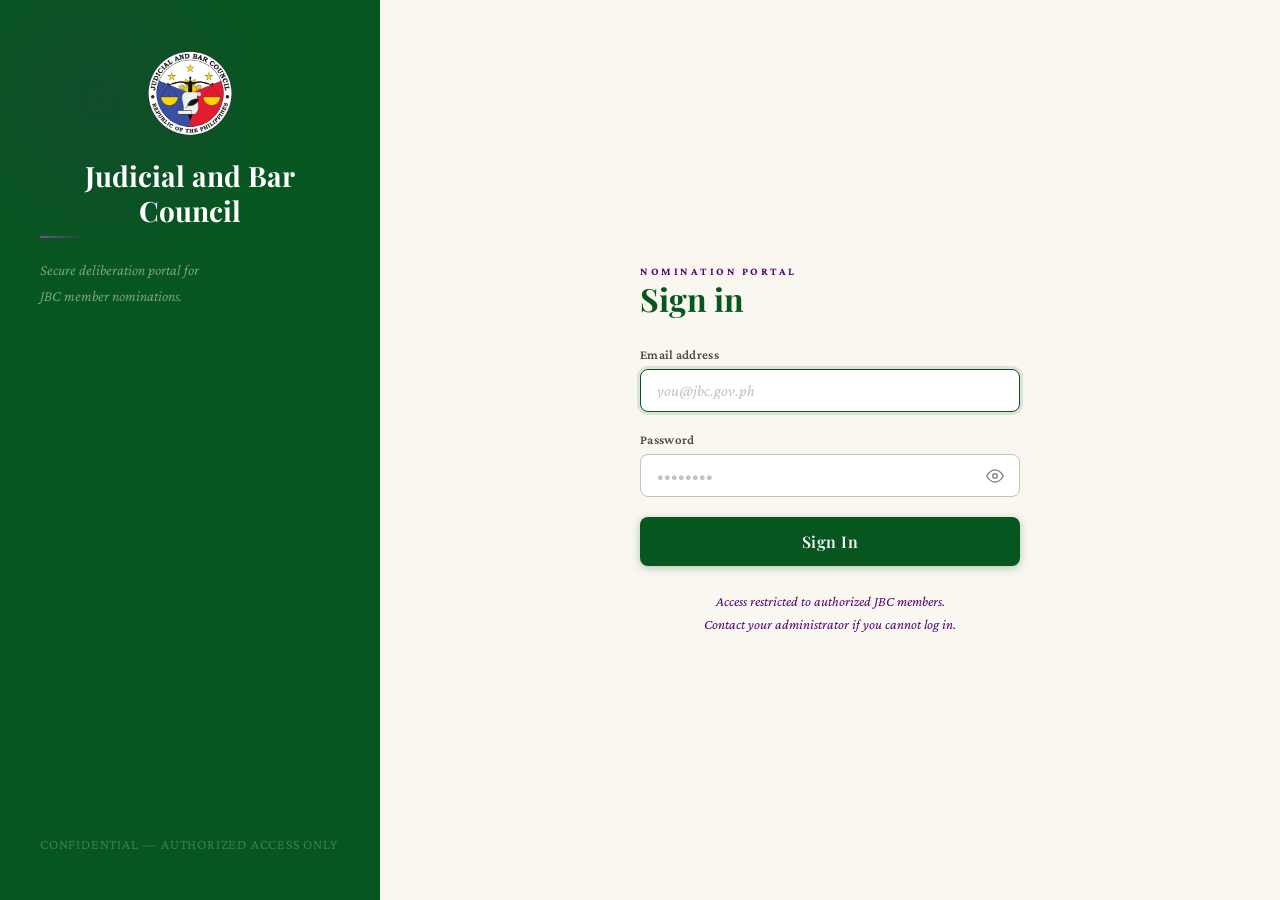
<file: index.html>
<!DOCTYPE html>
<html lang="en">
<head>
  <meta charset="UTF-8" />
  <meta name="viewport" content="width=device-width, initial-scale=1.0" />

  <!-- FOR PWA  -->
  <link rel="manifest" href="manifest.json">
  <meta name="theme-color" content="#075620">
  <meta name="apple-mobile-web-app-capable" content="yes">
  <meta name="apple-mobile-web-app-status-bar-style" content="black-translucent">
  <meta name="apple-mobile-web-app-title" content="JBC Voting">
  <link rel="apple-touch-icon" href="icons/icon-192.png">
  <!-- -------- -->

  <title>JBC — Sign In</title>
  <link rel="stylesheet" href="index.css" />



</head>
<body>

  <div class="page-wrap">

    <!-- Left panel: JBC Branding -->
    <div class="brand-panel">
      <div class="brand-inner">

        <div class="logo-wrap">
        <img src="JBC_Logo.png" alt="JBC Logo">
      </div>
        <h1 class="brand-title">Judicial and Bar Council</h1>
        <div class="brand-divider"></div>
        <p class="brand-desc">
          Secure deliberation portal for<br>
          JBC member nominations.
        </p>
      </div>
      <div class="brand-footer">Confidential — Authorized Access Only</div>
    </div>

    <!-- Right panel: login form -->
    <div class="form-panel">
      <div class="form-inner">

        <div class="form-header">
          <span class="form-topTitle">Nomination Portal</span>
          <h2 class="form-title">Sign in</h2>
        </div>

        <!-- Error banner -->
        <div class="error-banner hidden" id="errorBanner">
          <span class="error-icon">!</span>
          <span id="errorText">Invalid email or password.</span>
        </div>

        <!-- Fields -->
        <div class="field-group">
          <label class="field-label" for="email">Email address</label>
          <input
            class="field-input"
            type="email"
            id="email"
            name="email"
            autocomplete="email"
            placeholder="you@jbc.gov.ph"
            required
          />
        </div>

        <div class="field-group">
          <label class="field-label" for="password">Password</label>
          <div class="input-wrap">
            <input
              class="field-input"
              type="password"
              id="password"
              name="password"
              autocomplete="current-password"
              placeholder="••••••••"
              required
            />
            <button class="toggle-pw" type="button" id="togglePw" aria-label="Show password">
              <svg id="eyeIcon" xmlns="http://www.w3.org/2000/svg" width="18" height="18" viewBox="0 0 24 24" fill="none" stroke="currentColor" stroke-width="2" stroke-linecap="round" stroke-linejoin="round">
                <path d="M1 12s4-8 11-8 11 8 11 8-4 8-11 8-11-8-11-8z"/><circle cx="12" cy="12" r="3"/>
              </svg>
            </button>
          </div>
        </div>

        <!-- Submit -->
        <button class="btn-signin" id="btnSignin" type="button">
          <span id="btnLabel">Sign In</span>
          <span class="btn-spinner hidden" id="btnSpinner"></span>
        </button>

        <p class="form-note">
          Access restricted to authorized JBC members.<br>
          Contact your administrator if you cannot log in.
        </p>

      </div>
    </div>

  </div>

  <script src="api.js"></script>
  <script src="index.js"></script>

  <!-- PWA SERVICE WORKER -->
  <script>
    if ('serviceWorker' in navigator) {
      window.addEventListener('load', () => {
        navigator.serviceWorker.register('./service-worker.js')
          .then(() => console.log('JBC: Service worker registered.'))
          .catch(err => console.log('JBC: Service worker error:', err));
      });
    }
  </script>
  <!-- ------------------- -->

</body>
</html>
</file>
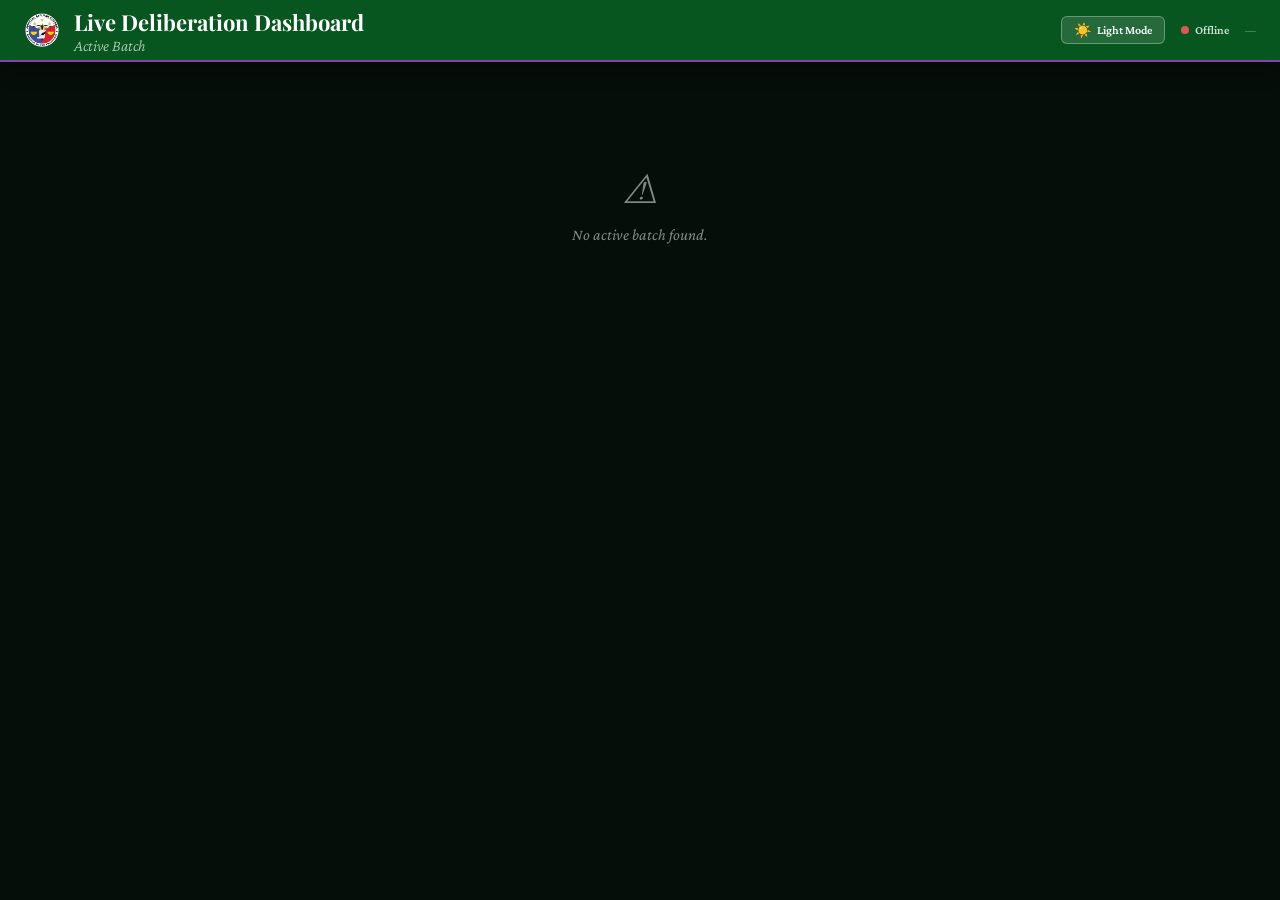
<file: dashboard.html>
<!DOCTYPE html>
<html lang="en">
<head>
  <meta charset="UTF-8" />
  <meta name="viewport" content="width=device-width, initial-scale=1.0" />

  <!-- FOR PWA  -->
  <link rel="manifest" href="manifest.json">
  <meta name="theme-color" content="#075620">
  <meta name="apple-mobile-web-app-capable" content="yes">
  <meta name="apple-mobile-web-app-status-bar-style" content="black-translucent">
  <meta name="apple-mobile-web-app-title" content="JBC Voting">
  <link rel="apple-touch-icon" href="icons/icon-192.png">
  <!-- -------- -->

  <title>JBC — Live Dashboard</title>
  <link rel="stylesheet" href="dashboard.css" />
</head>
<body>

  <!-- HEADER -->
  <header class="header">
    <div class="header-inner">
      <div class="header-left">
        <div class="logo-wrap">
          <img src="JBC_Logo.png" alt="JBC Logo">
        </div>
        <div class="header-text">
          <span class="header-title">Live Deliberation Dashboard</span>
          <span class="header-batch" id="headerBatch">—</span>
        </div>
      </div>
      <div class="header-right">
        <button class="btn-theme" id="btnTheme">
          <span class="btn-theme-icon" id="themeIcon">☀️</span>
          <span id="themeLabel">Light Mode</span>
        </button>
        <div class="refresh-status" id="refreshStatus">
          <span class="refresh-dot" id="refreshDot"></span>
          <span id="refreshLabel">Live</span>
        </div>
        <span class="last-updated" id="lastUpdated">—</span>
      </div>
    </div>
  </header>

  <!-- MAIN -->
  <main class="main">

    <!-- Loading -->
    <div class="state-box" id="stateLoading">
      <div class="spinner"></div>
      <span>Loading dashboard…</span>
    </div>

    <!-- Error -->
    <div class="state-box hidden" id="stateError">
      <div class="state-icon">⚠</div>
      <p id="stateErrorText">Failed to load dashboard.</p>
    </div>

    <!-- Summary bar -->
    <div class="summary-bar hidden" id="summaryBar">
      <div class="sum-chip">
        <span class="sum-num" id="sumTotal">—</span>
        <span class="sum-lbl">Total Stations</span>
      </div>
      <div class="sum-chip">
        <span class="sum-num" id="sumLocked">—</span>
        <span class="sum-lbl">Locked</span>
      </div>
      <div class="sum-chip">
        <span class="sum-num" id="sumOpen">—</span>
        <span class="sum-lbl">Open</span>
      </div>
      <div class="sum-chip">
        <span class="sum-num" id="sumNomAll">—</span>
        <span class="sum-lbl">Nominate All</span>
      </div>
    </div>

    <!-- Dashboard output -->
    <div class="dashboard-out hidden" id="dashboardOut"></div>

  </main>

  <script src="api.js"></script>
  <script src="dashboard.js"></script>

  <!-- PWA SERVICE WORKER -->
  <script>
    if ('serviceWorker' in navigator) {
      window.addEventListener('load', () => {
        navigator.serviceWorker.register('./service-worker.js')
          .then(() => console.log('JBC: Service worker registered.'))
          .catch(err => console.log('JBC: Service worker error:', err));
      });
    }
  </script>
  <!-- ------------------- -->
</body>
</html>
</file>
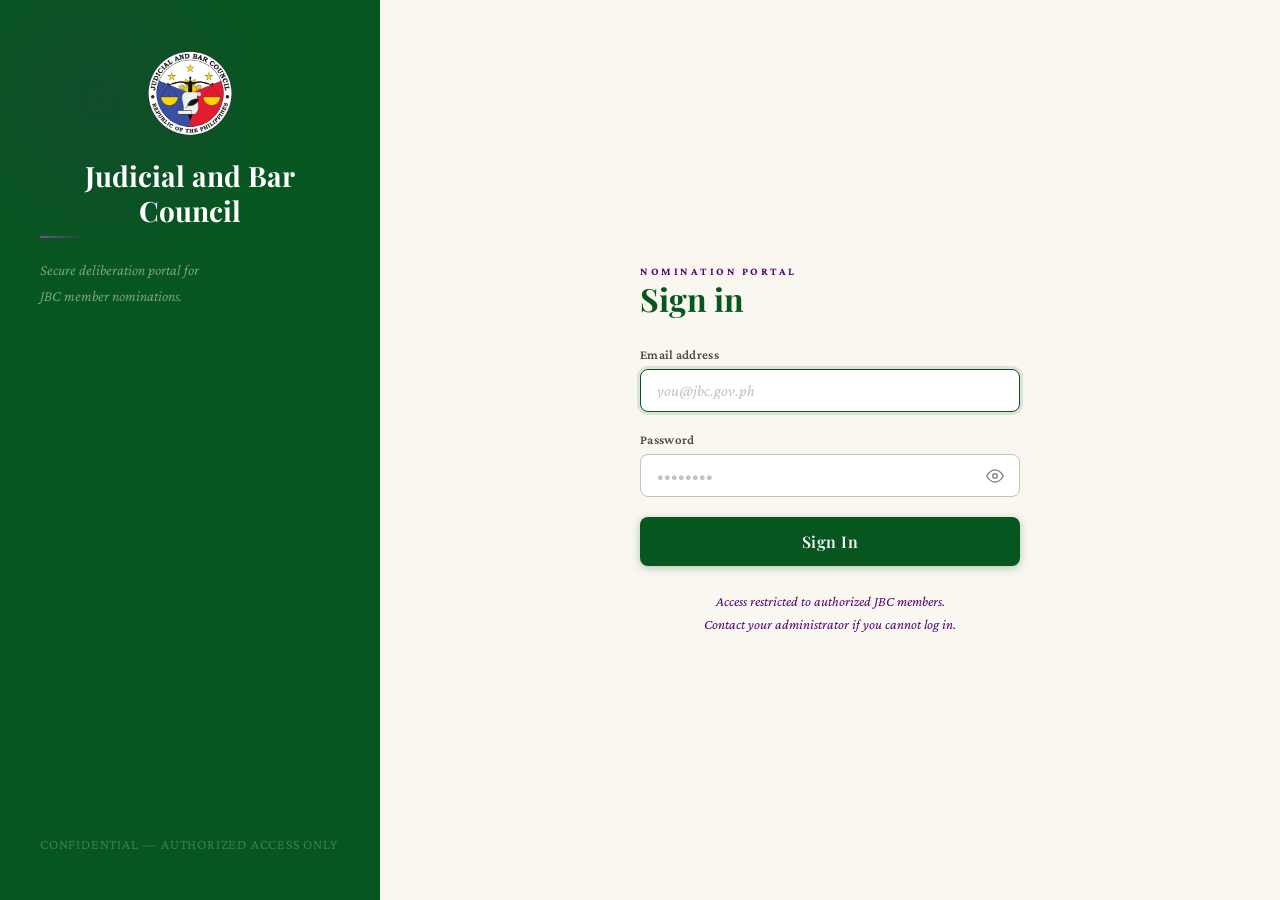
<file: myvotes.html>
<!DOCTYPE html>
<html lang="en">
<head>
  <meta charset="UTF-8" />
  <meta name="viewport" content="width=device-width, initial-scale=1.0" />

  <!-- FOR PWA  -->
  <link rel="manifest" href="manifest.json">
  <meta name="theme-color" content="#075620">
  <meta name="apple-mobile-web-app-capable" content="yes">
  <meta name="apple-mobile-web-app-status-bar-style" content="black-translucent">
  <meta name="apple-mobile-web-app-title" content="JBC Voting">
  <link rel="apple-touch-icon" href="icons/icon-192.png">
  <!-- -------- -->

  <title>JBC — My Votes</title>
  <link rel="stylesheet" href="myvotes.css" />
</head>
<body>

  <!-- HEADER -->
  <header class="header">
    <div class="header-inner">
      <div class="header-left">
        <button class="btn-back" id="btnBack" aria-label="Back to stations">
          <svg xmlns="http://www.w3.org/2000/svg" width="18" height="18" viewBox="0 0 24 24"
               fill="none" stroke="currentColor" stroke-width="2.5" stroke-linecap="round" stroke-linejoin="round">
            <polyline points="15 18 9 12 15 6"/>
          </svg>
        </button>
        <div class="logo-wrap">
          <img src="JBC_Logo.png" alt="JBC Logo">
        </div>
        <div class="header-text">
          <span class="header-title">My Nominations</span>
          <span class="header-batch" id="headerBatch">—</span>
        </div>
      </div>
      <div class="header-right">
        <span class="member-name" id="memberName">—</span>
        <button class="btn-logout" id="btnLogout">Log out</button>
      </div>
    </div>
  </header>

  <!-- MAIN -->
  <main class="main">

    <div class="page-intro">
      <h1 class="page-title">My Nominations</h1>
      <p class="page-desc">A summary of all your current nominations across every station in this batch. Click <strong>Edit</strong> on any station to change your votes while it is still open.</p>
    </div>

    <!-- Summary chips -->
    <div class="summary-strip" id="summaryStrip">
      <div class="summary-chip" id="chipTotal">
        <span class="chip-num" id="chipTotalNum">—</span>
        <span class="chip-lbl">Stations voted</span>
      </div>
      <div class="summary-chip" id="chipNominees">
        <span class="chip-num" id="chipNomineesNum">—</span>
        <span class="chip-lbl">Total nominees</span>
      </div>
      <div class="summary-chip" id="chipPending">
        <span class="chip-num" id="chipPendingNum">—</span>
        <span class="chip-lbl">Stations pending</span>
      </div>
    </div>

    <!-- Loading -->
    <div class="state-box" id="stateLoading">
      <div class="spinner"></div>
      <span>Loading your nominations…</span>
    </div>

    <!-- Error -->
    <div class="state-box hidden" id="stateError">
      <div class="state-icon">⚠</div>
      <p id="stateErrorText">Failed to load nominations.</p>
      <button class="btn-retry" id="btnRetry">Try again</button>
    </div>

    <!-- Empty -->
    <div class="state-box hidden" id="stateEmpty">
      <div class="state-icon">📋</div>
      <p>You haven't cast any nominations yet.<br>Go to <a href="stations.html" class="inline-link">Stations</a> to begin voting.</p>
    </div>

    <!-- Votes list -->
    <div class="votes-out hidden" id="votesOut"></div>

  </main>

  <!-- TOAST -->
  <div class="toast hidden" id="toast">
    <span class="toast-icon">✓</span>
    <span id="toastText">Done.</span>
  </div>

  <script src="api.js"></script>
  <script src="myvotes.js"></script>

  <!-- PWA SERVICE WORKER -->
  <script>
    if ('serviceWorker' in navigator) {
      window.addEventListener('load', () => {
        navigator.serviceWorker.register('./service-worker.js')
          .then(() => console.log('JBC: Service worker registered.'))
          .catch(err => console.log('JBC: Service worker error:', err));
      });
    }
  </script>
  <!-- ------------------- -->
</body>
</html>
</file>
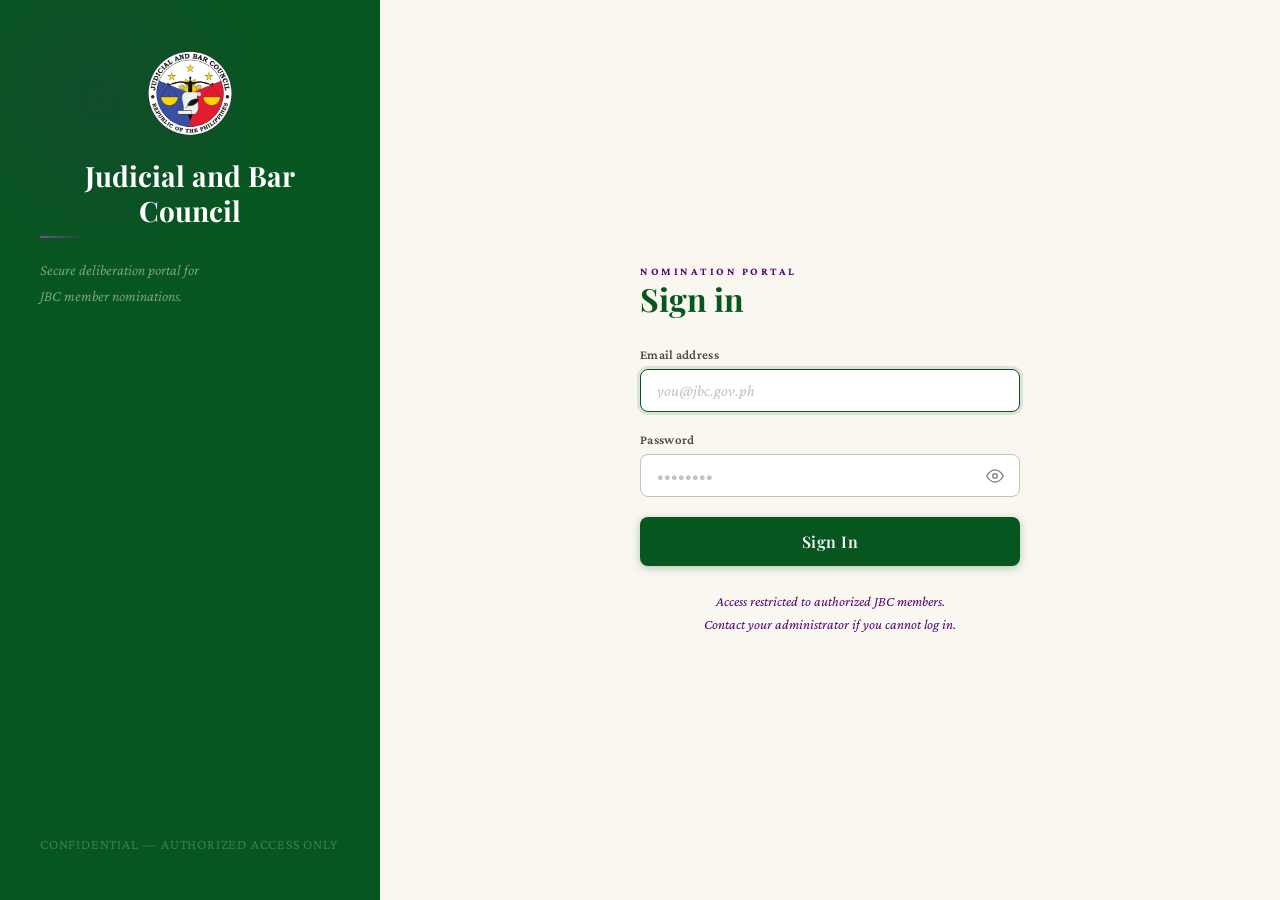
<file: nominees.html>
<!DOCTYPE html>
<html lang="en">
<head>
  <meta charset="UTF-8" />
  <meta name="viewport" content="width=device-width, initial-scale=1.0" />

  <!-- FOR PWA  -->
  <link rel="manifest" href="manifest.json">
  <meta name="theme-color" content="#075620">
  <meta name="apple-mobile-web-app-capable" content="yes">
  <meta name="apple-mobile-web-app-status-bar-style" content="black-translucent">
  <meta name="apple-mobile-web-app-title" content="JBC Voting">
  <link rel="apple-touch-icon" href="icons/icon-192.png">
  <!-- -------- -->


  <title>JBC — Nominees</title>
  <link rel="stylesheet" href="nominees.css" />

     

</head>
<body>

  <!-- HEADER -->
  <header class="header">
    <div class="header-inner">
      <div class="header-left">
        <button class="btn-back" id="btnBack" aria-label="Back to stations">
          <svg xmlns="http://www.w3.org/2000/svg" width="18" height="18" viewBox="0 0 24 24" fill="none"
               stroke="currentColor" stroke-width="2.5" stroke-linecap="round" stroke-linejoin="round">
            <polyline points="15 18 9 12 15 6"/>
          </svg>
        </button>
        <div class="logo-wrap">
          <img src="JBC_Logo.png" alt="JBC Logo">
        </div>
        <div class="header-text">
          <span class="header-title" id="headerStation">Loading…</span>
          <span class="header-batch" id="headerBatch">—</span>
        </div>
      </div>
      <div class="header-right">
        <span class="member-name" id="memberName">—</span>
        <button class="btn-logout" id="btnLogout">Log out</button>
      </div>
    </div>
  </header>

  <!-- MAIN -->
  <main class="main">

    <!-- Station info bar -->
    <div class="station-bar" id="stationBar">
      <div class="station-bar-inner">
        <div class="station-meta" id="stationMeta"></div>
        <div class="station-badges" id="stationBadges"></div>
      </div>
    </div>

    <!-- Nominate All banner (shown when nominate_all is active) -->
    <div class="nominate-all-banner hidden" id="nominateAllBanner">
      <div class="nab-icon">★</div>
      <div class="nab-text">
        <strong>Nominate All is active</strong>
        <span id="nabDesc">All applicants of the specified classification are automatically nominated.</span>
      </div>
    </div>

    <!-- Suggest Nominate All (member action) -->
    <div class="suggest-bar hidden" id="suggestBar">
      <span class="suggest-label">Suggest Nominate All for this station?</span>
      <div class="suggest-btns">
        <button class="btn-suggest" data-cls="1st Preference" id="btnSuggest1st">1st Preference</button>
        <button class="btn-suggest" data-cls="ALL"            id="btnSuggestAll">All Applicants</button>
      </div>
    </div>

    <!-- Loading -->
    <div class="state-box" id="stateLoading">
      <div class="spinner"></div>
      <span>Loading applicants…</span>
    </div>

    <!-- Error -->
    <div class="state-box hidden" id="stateError">
      <div class="state-icon">⚠</div>
      <p id="stateErrorText">Failed to load applicants.</p>
      <button class="btn-retry" id="btnRetry">Try again</button>
    </div>

    <!-- Empty -->
    <div class="state-box hidden" id="stateEmpty">
      <div class="state-icon">📋</div>
      <p>No applicants found for this station.</p>
    </div>

    <!-- Applicants list + submit -->
    <div class="nominees-wrap hidden" id="nomineesWrap">

      <!-- Selection summary bar -->
      <div class="selection-bar" id="selectionBar">
        <span class="sel-count" id="selCount">0 selected</span>
        <button class="btn-submit" id="btnSubmit" disabled>Save Nominations</button>
      </div>

      <!-- Applicant cards -->
      <div class="applicant-list" id="applicantList"></div>

    </div>

  </main>

  <!-- ── CREDENTIALS MODAL ───────────────────────────── -->
  <div class="modal-overlay hidden" id="modalOverlay" role="dialog" aria-modal="true" aria-labelledby="modalName">
    <div class="modal">
      <div class="modal-header">
        <div class="modal-title-wrap">
          <span class="modal-eyebrow">Applicant Profile</span>
          <h2 class="modal-name" id="modalName">—</h2>
        </div>
        <button class="modal-close" id="modalClose" aria-label="Close">
          <svg xmlns="http://www.w3.org/2000/svg" width="20" height="20" viewBox="0 0 24 24"
               fill="none" stroke="currentColor" stroke-width="2.5" stroke-linecap="round" stroke-linejoin="round">
            <line x1="18" y1="6" x2="6" y2="18"/><line x1="6" y1="6" x2="18" y2="18"/>
          </svg>
        </button>
      </div>
      <div class="modal-body" id="modalBody">
        <!-- Filled by JS -->
      </div>
      <div class="modal-footer">
        <button class="btn-modal-close" id="btnModalClose">Close</button>
      </div>
    </div>
  </div>

  <!-- ── LIMIT WARNING MODAL ────────────────────────── -->
  <div class="modal-overlay hidden" id="limitOverlay" role="dialog" aria-modal="true">
    <div class="modal modal-sm">
      <div class="modal-header">
        <div class="modal-title-wrap">
          <span class="modal-eyebrow warn">Nomination Limit Reached</span>
          <h2 class="modal-name" id="limitApplicantName">—</h2>
        </div>
        <button class="modal-close" id="limitClose" aria-label="Close">
          <svg xmlns="http://www.w3.org/2000/svg" width="20" height="20" viewBox="0 0 24 24"
               fill="none" stroke="currentColor" stroke-width="2.5" stroke-linecap="round" stroke-linejoin="round">
            <line x1="18" y1="6" x2="6" y2="18"/><line x1="6" y1="6" x2="18" y2="18"/>
          </svg>
        </button>
      </div>
      <div class="modal-body">
        <div class="limit-warning-body">
          <div class="limit-icon">⚠</div>
          <p id="limitWarningText">This applicant has reached the nomination limit across all stations.</p>
          <p class="limit-note">You may still nominate this applicant if you believe it is warranted.</p>
        </div>
      </div>
      <div class="modal-footer modal-footer-row">
        <button class="btn-modal-cancel" id="btnLimitCancel">Cancel</button>
        <button class="btn-modal-proceed" id="btnLimitProceed">Nominate Anyway</button>
      </div>
    </div>
  </div>

  <!-- ── SUBMIT SUCCESS TOAST ───────────────────────── -->
  <div class="toast hidden" id="toast">
    <span class="toast-icon">✓</span>
    <span id="toastText">Nominations saved.</span>
  </div>

  <script src="api.js"></script>
  <script src="nominees.js"></script>

  <!-- PWA SERVICE WORKER -->
  <script>
    if ('serviceWorker' in navigator) {
      window.addEventListener('load', () => {
        navigator.serviceWorker.register('./service-worker.js')
          .then(() => console.log('JBC: Service worker registered.'))
          .catch(err => console.log('JBC: Service worker error:', err));
      });
    }
  </script>
  <!-- ------------------- -->
</body>
</html>
</file>
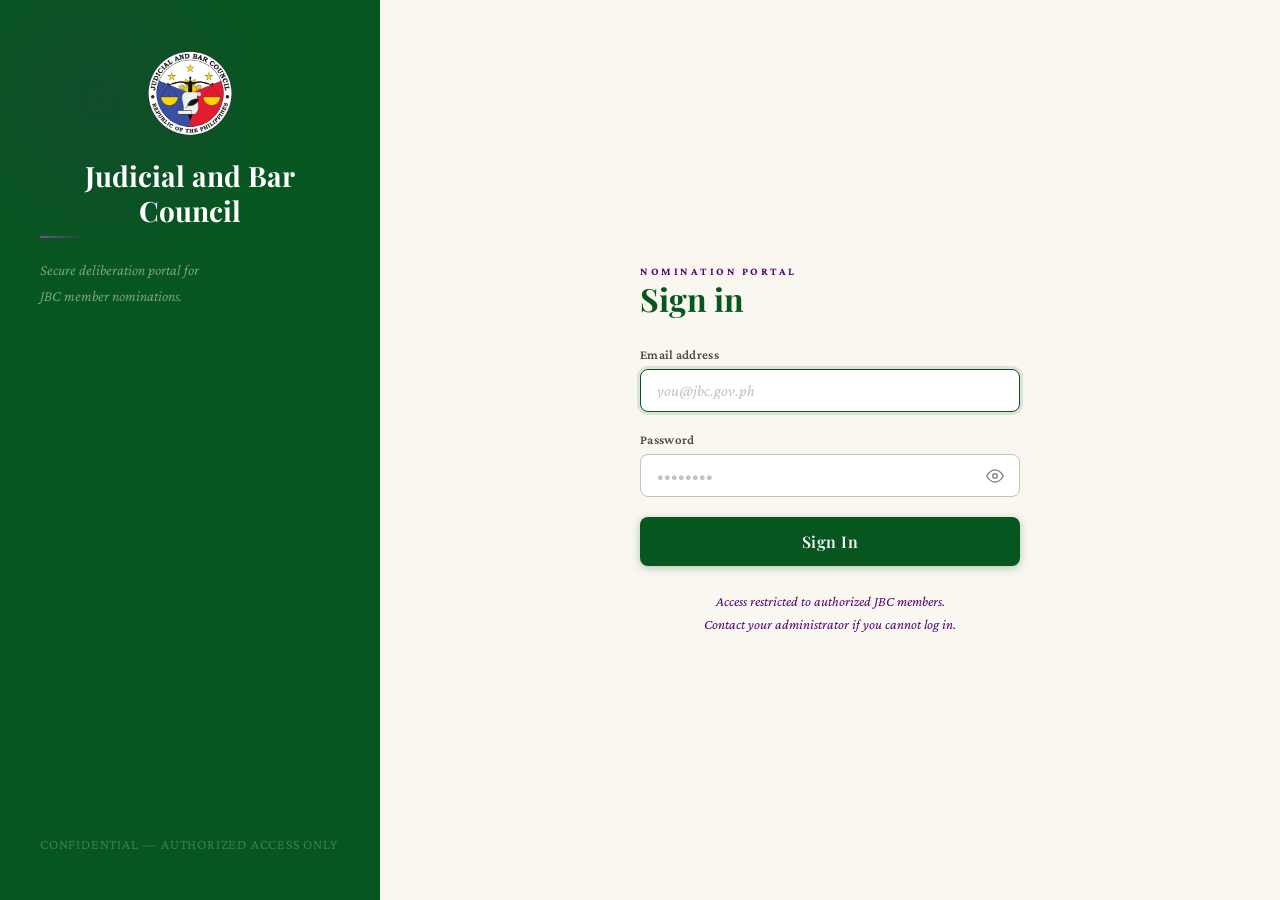
<file: stations.html>
<!DOCTYPE html>
<html lang="en">
<head>
  <meta charset="UTF-8" />
  <meta name="viewport" content="width=device-width, initial-scale=1.0" />

  <!-- FOR PWA  -->
  <link rel="manifest" href="manifest.json">
  <meta name="theme-color" content="#075620">
  <meta name="apple-mobile-web-app-capable" content="yes">
  <meta name="apple-mobile-web-app-status-bar-style" content="black-translucent">
  <meta name="apple-mobile-web-app-title" content="JBC Voting">
  <link rel="apple-touch-icon" href="icons/icon-192.png">
  <!-- -------- -->
   


  <title>JBC — Deliberation Stations</title>
  <link rel="stylesheet" href="stations.css" />


</head>
<body>

  <!-- HEADER -->
  <header class="header">
    <div class="header-inner">
      <div class="header-left">
        <div class="logo-wrap">
          <img src="JBC_Logo.png" alt="JBC Logo">
        </div>
        <div class="header-text">
          <span class="header-title">Judicial and Bar Council</span>
          <span class="header-batch" id="batchLabel">Loading…</span>
        </div>
      </div>
      <div class="header-right">
        <span class="member-name" id="memberName">—</span>
        <button class="btn-logout" id="btnLogout">Log out</button>
      </div>
    </div>
  </header>

  <!-- MAIN -->
  <main class="main">

    <div class="page-intro">
      <div class="page-intro-top">
        <div>
          <h1 class="page-title">Deliberation Stations</h1>
          <p class="page-desc">Select a station below to view applicants and cast your nominations.</p>
        </div>
        <a href="myvotes.html" class="link-myvotes">
          <span>View my votes</span>
          <span class="link-myvotes-arrow">→</span>
        </a>
      </div>
    </div>

    <!-- Filter pills -->
    <div class="filter-bar" id="filterBar">
      <button class="filter-btn active" data-filter="all">All</button>
      <button class="filter-btn" data-filter="Appellate">Appellate</button>
      <button class="filter-btn" data-filter="Lower Court">Lower Court</button>
      <button class="filter-btn" data-filter="open">Open</button>
      <button class="filter-btn" data-filter="locked">Locked</button>
    </div>

    <!-- Loading -->
    <div class="state-box" id="stateLoading">
      <div class="spinner"></div>
      <span>Loading stations…</span>
    </div>

    <!-- Error -->
    <div class="state-box hidden" id="stateError">
      <div class="state-icon">⚠</div>
      <p id="stateErrorText">Failed to load stations.</p>
      <button class="btn-retry" id="btnRetry">Try again</button>
    </div>

    <!-- Empty -->
    <div class="state-box hidden" id="stateEmpty">
      <div class="state-icon">📋</div>
      <p>No stations are assigned to this batch yet.</p>
    </div>

    <!-- No-match (filtered) -->
    <div class="state-box hidden" id="stateNoMatch">
      <div class="state-icon">🔍</div>
      <p>No stations match this filter.</p>
    </div>

    <!-- Stations output -->
    <div class="stations-out hidden" id="stationsOut"></div>

  </main>

  <script src="api.js"></script>
  <script src="stations.js"></script>

  <!-- PWA SERVICE WORKER -->
  <script>
    if ('serviceWorker' in navigator) {
      window.addEventListener('load', () => {
        navigator.serviceWorker.register('./service-worker.js')
          .then(() => console.log('JBC: Service worker registered.'))
          .catch(err => console.log('JBC: Service worker error:', err));
      });
    }
  </script>
  <!-- ------------------- -->

</body>
</html>
</file>
<file: index.css>
/* ============================================================
   JBC VOTING SYSTEM — index.css  (Phase 3: Login)
   ============================================================ */

@import url('https://fonts.googleapis.com/css2?family=Playfair+Display:wght@500;600;700&family=Crimson+Pro:ital,wght@0,300;0,400;0,600;1,300&display=swap');

:root {
  --jbc-green:       #075620;
  --jbc-mid:         #185e16;
  --jbc-light:       #299426;
  --sc-deepPurple:   #2c0a73;
  --sc-midPurple:    #55077c;
  --sc-lightPurple:  #893fab;
  --parchment:       #faf7f0;
  --white:           #ffffff;
  --grey-50:         #f8f8f5;
  --grey-100:        #eeecea;
  --grey-300:        #c5c2ba;
  --grey-500:        #8c8880;
  --grey-700:        #4a4843;
  --black:           #000000;
  --green:           #1a6b40;
  --green-bg:        #eaf5f0;
  --red:             #9b2222;
  --red-bg:          #fdf0f0;
  --amber:           #92600a;
  --amber-bg:        #fdf5e6;
  --blue:            #1c4f8a;
  --blue-bg:         #edf3fb;

  --font-display: 'Playfair Display', Georgia, serif;
  --font-body:    'Crimson Pro', Garamond, serif;
  --shadow-sm:  0 1px 4px rgba(12,31,63,0.08);
  --shadow-md:  0 4px 16px rgba(12,31,63,0.13);
  --shadow-lg:  0 8px 32px rgba(12,31,63,0.18);
  --ease-out:   cubic-bezier(0.22, 1, 0.36, 1);
}

*, *::before, *::after { box-sizing: border-box; margin: 0; padding: 0; }
html, body { height: 100%; -webkit-font-smoothing: antialiased; }
body { font-family: var(--font-body); background: var(--parchment); color: var(--jbc-green); min-height: 100vh; }

/* ── Page wrap ── */
.page-wrap { display: flex; min-height: 100vh; }

/* ── Brand panel ── */
.logo-wrap { margin: 0 auto 20px; width: 90px; height: 90px; }
.logo-wrap img { width: 100%; height: 100%; object-fit: contain; }

.brand-panel {
  width: 380px;
  flex-shrink: 0;
  background: var(--jbc-green);
  display: flex;
  flex-direction: column;
  justify-content: space-between;
  padding: 48px 40px;
  position: relative;
  overflow: hidden;
}

/* Subtle SC purple diagonal texture */
.brand-panel::before {
  content: "";
  position: absolute;
  inset: 0;
  background: repeating-linear-gradient(
    45deg,
    transparent, transparent 40px,
    rgba(137,63,171,0.04) 40px,
    rgba(137,63,171,0.04) 41px
  );
  pointer-events: none;
}

/* SC purple radial glow */
.brand-panel::after {
  content: "";
  position: absolute;
  top: -80px; left: -80px;
  width: 360px; height: 360px;
  background: radial-gradient(circle, rgba(85,7,124,0.12) 0%, transparent 70%);
  pointer-events: none;
}

.brand-inner {
  display: flex;
  flex-direction: column;
  align-items: flex-start;
  position: relative;
  z-index: 1;
  animation: brandFadeIn 0.9s var(--ease-out) both;
}

@keyframes brandFadeIn {
  from { opacity: 0; transform: translateY(16px); }
  to   { opacity: 1; transform: translateY(0); }
}

/* Seal — SC purple rings */
.seal-wrap {
  position: relative;
  width: 72px; height: 72px;
  display: flex; align-items: center; justify-content: center;
  margin-bottom: 28px;
}
.seal-ring {
  position: absolute;
  border-radius: 50%;
  border: 1.5px solid rgba(137,63,171,0.5);
}
.seal-ring.outer { width: 72px; height: 72px; animation: rotateSeal 20s linear infinite; }
.seal-ring.inner { width: 52px; height: 52px; border-color: rgba(137,63,171,0.25); animation: rotateSeal 14s linear infinite reverse; }

@keyframes rotateSeal {
  from { transform: rotate(0deg); }
  to   { transform: rotate(360deg); }
}

.seal-initials {
  font-family: var(--font-display);
  font-size: 16px; font-weight: 700;
  color: rgba(255,255,255,0.9);
  letter-spacing: 2px;
  z-index: 1;
}

.brand-title {
  font-family: var(--font-display);
  font-size: 28px; font-weight: 700;
  color: var(--white);
  line-height: 1.25; margin-bottom: 8px;
  text-align: center;
}

.brand-sub {
  font-size: 13px; font-weight: 300;
  color: rgba(255,255,255,0.7);
  letter-spacing: 0.5px; margin-bottom: 28px;
  font-style: italic;
}

.brand-divider {
  width: 40px; height: 2px;
  background: linear-gradient(to right, var(--sc-lightPurple), transparent);
  margin-bottom: 20px;
}

.brand-desc {
  font-size: 15px; font-weight: 300;
  color: rgba(255,255,255,0.5);
  line-height: 1.7; font-style: italic;
}

.brand-footer {
  font-size: 14px; font-weight: 300;
  color: rgba(255,255,255,0.25);
  letter-spacing: 0.8px; text-transform: uppercase;
  position: relative; z-index: 1;
}

/* ── Form panel ── */
.form-panel {
  flex: 1;
  display: flex; align-items: center; justify-content: center;
  background: var(--parchment);
  padding: 40px 24px;
}

.form-inner {
  width: 100%; max-width: 380px;
  animation: formSlideIn 0.7s var(--ease-out) 0.15s both;
}

@keyframes formSlideIn {
  from { opacity: 0; transform: translateY(20px); }
  to   { opacity: 1; transform: translateY(0); }
}

.form-header { margin-bottom: 32px; }

.form-topTitle {
  display: block;
  font-size: 11px; font-weight: 700;
  letter-spacing: 2.5px; text-transform: uppercase;
  color: var(--sc-midPurple);
  margin-bottom: 6px;
}

.form-title {
  font-family: var(--font-display);
  font-size: 32px; font-weight: 700;
  color: var(--jbc-green); line-height: 1;
}

/* ── Error banner ── */
.error-banner {
  display: flex; align-items: center; gap: 10px;
  background: var(--red-bg);
  border: 1px solid rgba(155,34,34,0.2);
  border-left: 3px solid var(--red);
  border-radius: 6px;
  padding: 11px 14px; margin-bottom: 20px;
  font-size: 14px; color: var(--red);
  animation: shakeIn 0.4s var(--ease-out);
}
.error-banner.hidden { display: none; }

@keyframes shakeIn {
  0%   { transform: translateX(0); }
  20%  { transform: translateX(-6px); }
  40%  { transform: translateX(5px); }
  60%  { transform: translateX(-3px); }
  80%  { transform: translateX(2px); }
  100% { transform: translateX(0); }
}

.error-icon {
  font-size: 13px; font-weight: 700;
  width: 20px; height: 20px;
  border-radius: 50%;
  background: var(--red); color: white;
  display: flex; align-items: center; justify-content: center;
  flex-shrink: 0;
}

/* ── Fields ── */
.field-group { margin-bottom: 20px; }

.field-label {
  display: block;
  font-size: 13px; font-weight: 600;
  color: var(--grey-700);
  letter-spacing: 0.3px; margin-bottom: 7px;
  font-family: var(--font-body);
}

.input-wrap { position: relative; }

.field-input {
  width: 100%;
  font-family: var(--font-body);
  font-size: 16px; font-weight: 400;
  color: var(--black);
  background: var(--white);
  border: 1.5px solid var(--grey-300);
  border-radius: 8px;
  padding: 12px 16px;
  outline: none;
  transition: border-color 0.2s, box-shadow 0.2s;
  -webkit-appearance: none;
}
.field-input::placeholder { color: var(--grey-300); font-style: italic; }
.field-input:focus {
  border-color: var(--jbc-green);
  box-shadow: 0 0 0 3px rgba(7,86,32,0.12);
}
.field-input.error {
  border-color: var(--red);
  box-shadow: 0 0 0 3px rgba(155,34,34,0.1);
}

.input-wrap .field-input { padding-right: 48px; }

.toggle-pw {
  position: absolute; right: 12px; top: 50%;
  transform: translateY(-50%);
  background: none; border: none;
  cursor: pointer; color: var(--grey-500);
  padding: 4px; display: flex; align-items: center;
  transition: color 0.2s;
}
.toggle-pw:hover { color: var(--jbc-green); }

/* ── Sign in button ── */
.btn-signin {
  width: 100%;
  font-family: var(--font-display);
  font-size: 16px; font-weight: 600;
  letter-spacing: 0.5px;
  color: var(--white);
  background: var(--jbc-green);
  border: none; border-radius: 8px;
  padding: 14px 24px;
  cursor: pointer;
  margin-top: 8px; margin-bottom: 24px;
  display: flex; align-items: center; justify-content: center; gap: 10px;
  transition: background 0.2s, transform 0.15s, box-shadow 0.2s;
  box-shadow: 0 2px 8px rgba(7,86,32,0.3);
}
.btn-signin:hover {
  background: var(--jbc-mid);
  box-shadow: 0 4px 16px rgba(7,86,32,0.35);
  transform: translateY(-1px);
}
.btn-signin:active { transform: translateY(0); }
.btn-signin:disabled { opacity: 0.7; cursor: not-allowed; transform: none; }

.btn-spinner {
  width: 18px; height: 18px;
  border: 2px solid rgba(255,255,255,0.35);
  border-top-color: white;
  border-radius: 50%;
  animation: spin 0.65s linear infinite;
  flex-shrink: 0;
}
.btn-spinner.hidden { display: none; }
@keyframes spin { to { transform: rotate(360deg); } }

.form-note {
  font-size: 14px; color: var(--sc-midPurple);
  line-height: 1.6; text-align: center; font-style: italic;
}

/* ── Responsive ── */
@media (max-width: 700px) {
  .page-wrap { flex-direction: column; }

  .brand-panel {
    width: 100%; padding: 14px 16px;
    flex-direction: row; align-items: center;
    gap: 12px; min-height: unset;
  }
  .brand-inner {
    flex-direction: row; align-items: center;
    gap: 10px; flex-wrap: nowrap;
    flex: 1; min-width: 0;
  }
  .logo-wrap { width: 36px; height: 36px; margin: 0; flex-shrink: 0; }
  .seal-wrap { margin-bottom: 0; width: 0; height: 0; overflow: hidden; }
  .brand-title {
    font-size: clamp(13px, 4vw, 17px);
    text-align: left; margin-bottom: 0;
    white-space: nowrap; overflow: hidden; text-overflow: ellipsis; min-width: 0;
  }
  .brand-sub    { display: none; }
  .brand-divider{ display: none; }
  .brand-desc   { display: none; }
  .brand-footer { display: none; }
  .form-panel   { padding: 28px 16px 48px; }
}
</file>
<file: dashboard.css>
/* ============================================================
   JBC VOTING SYSTEM — dashboard.css  (Phase 8: Live Dashboard)
   Dark theme — projector / large monitor display.
   JBC green + SC purple accent scheme.
   ============================================================ */

@import url("https://fonts.googleapis.com/css2?family=Playfair+Display:wght@600;700&family=Crimson+Pro:ital,wght@0,300;0,400;0,500;0,600&display=swap");

:root {
  /* Dark backgrounds */
  --bg: #060e0a; /* very dark JBC-tinted black */
  --bg-card: #0c1a10; /* dark JBC green-tinted card */
  --bg-card2: #0f2016; /* slightly lighter card header */

  /* JBC / SC brand */
  --jbc-green: #075620;
  --jbc-mid: #185e16;
  --jbc-light: #299426;
  --jbc-bright: #3db82e; /* bright accent for dark bg */
  --sc-deepPurple: #2c0a73;
  --sc-midPurple: #55077c;
  --sc-lightPurple: #893fab;
  --sc-pale: #c49fd6; /* readable on dark bg */

  /* Status colors */
  --white: #ffffff;
  /* Neutral text — white-based, no green tint */
  --grey-100: #1e2a22; /* subtle card border */
  --grey-300: #2d3d33; /* slightly lighter border */
  --grey-500: #8ca898; /* muted text — neutral, barely tinted */
  --grey-700: #d4e0d8; /* secondary text — near white, very light */
  --green: #2ecc7a;
  --green-dim: #1a5c38;
  --red: #e05555;
  --red-dim: #5a1a1a;
  --amber: #e5a020;
  --amber-dim: #5a3a08;
  --blue: #4a9eff;

  --font-display: "Playfair Display", Georgia, serif;
  --font-body: "Crimson Pro", Garamond, serif;
  --shadow-md: 0 4px 20px rgba(0, 0, 0, 0.5);
  --shadow-lg: 0 8px 40px rgba(0, 0, 0, 0.6);
  --radius: 10px;
  --ease-out: cubic-bezier(0.22, 1, 0.36, 1);
}

*,
*::before,
*::after {
  box-sizing: border-box;
  margin: 0;
  padding: 0;
}
html {
  height: 100%;
  background: var(--bg);
}
body {
  font-family: var(--font-body);
  background: var(--bg);
  color: var(--white);
  min-height: 100vh;
  -webkit-font-smoothing: antialiased;
}

/* ── Header ── */
.header {
  background: var(--jbc-green);
  border-bottom: 2px solid var(--sc-lightPurple);
  box-shadow: var(--shadow-md);
  position: sticky;
  top: 0;
  z-index: 100;
}
.header-inner {
  padding: 0 24px;
  height: 60px;
  display: flex;
  align-items: center;
  justify-content: space-between;
  gap: 16px;
}
.header-left {
  display: flex;
  align-items: center;
  gap: 14px;
}

/* Logo — real image */
.logo-wrap {
  width: 36px;
  height: 36px;
  flex-shrink: 0;
  margin: 0;
}
.logo-wrap img {
  width: 100%;
  height: 100%;
  object-fit: contain;
}

/* Fallback text mark if no logo */
.logo-mark {
  font-family: var(--font-display);
  font-size: 15px;
  font-weight: 700;
  color: var(--white);
  border: 1.5px solid rgba(255, 255, 255, 0.4);
  border-radius: 6px;
  padding: 3px 8px;
  letter-spacing: 1.5px;
  flex-shrink: 0;
}

.header-text {
  display: flex;
  flex-direction: column;
}
.header-title {
  font-family: var(--font-display);
  font-size: clamp(17px, 2vw, 22px);
  font-weight: 700;
  color: var(--white);
  white-space: nowrap;
  overflow: hidden;
  text-overflow: ellipsis;
}
.header-batch {
  font-size: clamp(14px, 1.5vw, 16px);
  font-weight: 300;
  color: rgba(255, 255, 255, 0.7);
  font-style: italic;
}

.header-right {
  display: flex;
  align-items: center;
  gap: 16px;
}
.refresh-status {
  display: flex;
  align-items: center;
  gap: 6px;
  font-size: 12px;
  font-weight: 600;
  color: rgba(255, 255, 255, 0.8);
}
.refresh-dot {
  width: 8px;
  height: 8px;
  border-radius: 50%;
  background: var(--jbc-bright);
  animation: pulse 2s ease-in-out infinite;
}
@keyframes pulse {
  0%,
  100% {
    opacity: 1;
    transform: scale(1);
  }
  50% {
    opacity: 0.5;
    transform: scale(0.8);
  }
}
.refresh-dot.error {
  background: var(--red);
  animation: none;
}
.last-updated {
  font-size: 11px;
  color: rgba(255, 255, 255, 0.45);
  font-style: italic;
}

/* ── Main ── */
.main {
  padding: 24px 24px 60px;
  max-width: 1400px;
  margin: 0 auto;
}

/* ── State boxes ── */
.state-box {
  display: flex;
  flex-direction: column;
  align-items: center;
  justify-content: center;
  gap: 14px;
  padding: 80px 24px;
  text-align: center;
  color: rgba(255, 255, 255, 0.5);
  font-size: 16px;
  font-style: italic;
}
.state-box.hidden {
  display: none;
}
.state-icon {
  font-size: 40px;
}
.spinner {
  width: 36px;
  height: 36px;
  border: 3px solid rgba(255, 255, 255, 0.1);
  border-top-color: var(--jbc-bright);
  border-radius: 50%;
  animation: spin 0.7s linear infinite;
}
@keyframes spin {
  to {
    transform: rotate(360deg);
  }
}

/* ── Summary bar ── */
.summary-bar {
  display: flex;
  gap: 12px;
  margin-bottom: 28px;
  flex-wrap: wrap;
}
.summary-bar.hidden {
  display: none;
}
.sum-chip {
  flex: 1;
  min-width: 100px;
  background: var(--bg-card);
  border: 1px solid rgba(255, 255, 255, 0.08);
  border-radius: var(--radius);
  padding: 14px 18px;
  display: flex;
  flex-direction: column;
  gap: 2px;
}
.sum-num {
  font-family: var(--font-display);
  font-size: 38px;
  font-weight: 700;
  color: var(--jbc-bright);
  line-height: 1;
}
.sum-lbl {
  font-size: 16px;
  color: rgba(255, 255, 255, 0.55);
  font-style: italic;
}

/* ── Dashboard out ── */
.dashboard-out.hidden {
  display: none;
}

/* ── Group ── */
.group {
  margin-bottom: 36px;
}
.group-header {
  display: flex;
  align-items: center;
  gap: 14px;
  margin-bottom: 16px;
}
.group-label {
  font-family: var(--font-display);
  font-size: 16px;
  font-weight: 700;
  letter-spacing: 2px;
  text-transform: uppercase;
  color: var(--sc-pale);
  white-space: nowrap;
}
.group-rule {
  flex: 1;
  height: 1px;
  background: linear-gradient(to right, rgba(255, 255, 255, 0.12), transparent);
}
.group-count {
  font-size: 15px;
  font-weight: 600;
  color: rgba(255, 255, 255, 0.6);
  background: var(--bg-card);
  border: 1px solid rgba(255, 255, 255, 0.1);
  border-radius: 99px;
  padding: 2px 12px;
  white-space: nowrap;
}

.region-label {
  font-size: 14px;
  font-weight: 700;
  letter-spacing: 1.5px;
  text-transform: uppercase;
  color: rgba(255, 255, 255, 0.45);
  margin: 18px 0 10px;
  padding-left: 2px;
}

/* ── Station grid ── */
.station-grid {
  display: grid;
  grid-template-columns: repeat(auto-fill, minmax(300px, 1fr));
  gap: 14px;
}

/* ── Station card ── */
.station-card {
  background: var(--bg-card);
  border: 1px solid rgba(255, 255, 255, 0.08);
  border-radius: var(--radius);
  box-shadow: var(--shadow-md);
  overflow: hidden;
  animation: cardIn 0.4s var(--ease-out) both;
}
.station-card.locked {
  opacity: 0.7;
  border-color: var(--red-dim);
}
.station-card.nominate-all {
  border-color: var(--sc-midPurple);
}
@keyframes cardIn {
  from {
    opacity: 0;
    transform: translateY(12px);
  }
  to {
    opacity: 1;
    transform: translateY(0);
  }
}

/* Card header */
.sc-header {
  display: flex;
  align-items: center;
  justify-content: space-between;
  gap: 8px;
  padding: 12px 14px;
  background: var(--bg-card2);
  border-bottom: 1px solid rgba(255, 255, 255, 0.07);
}
.sc-title {
  font-family: var(--font-display);
  font-size: 17px;
  font-weight: 700;
  color: var(--white);
  flex: 1;
  min-width: 0;
  white-space: nowrap;
  overflow: hidden;
  text-overflow: ellipsis;
}
.sc-badges {
  display: flex;
  gap: 6px;
  flex-shrink: 0;
}

/* Badges */
.badge {
  font-size: 13px;
  font-weight: 700;
  letter-spacing: 0.5px;
  border-radius: 3px;
  padding: 3px 9px;
  text-transform: uppercase;
}
.badge.open {
  color: var(--green);
  background: rgba(46, 204, 122, 0.12);
}
.badge.locked {
  color: var(--red);
  background: rgba(224, 85, 85, 0.12);
}
.badge.nominate-all {
  color: var(--sc-pale);
  background: rgba(137, 63, 171, 0.15);
}
.badge.threshold {
  color: var(--blue);
  background: rgba(74, 158, 255, 0.12);
}

/* Members voted row */
.sc-members {
  display: flex;
  align-items: center;
  gap: 6px;
  padding: 8px 14px;
  background: rgba(0, 0, 0, 0.2);
  border-bottom: 1px solid rgba(255, 255, 255, 0.07);
  flex-wrap: wrap;
}
.sc-member-label {
  font-size: 13px;
  color: rgba(255, 255, 255, 0.45);
  letter-spacing: 0.5px;
  text-transform: uppercase;
  flex-shrink: 0;
}
.member-dot {
  width: 8px;
  height: 8px;
  border-radius: 50%;
  flex-shrink: 0;
}
.member-dot.voted {
  background: var(--jbc-bright);
}
.member-dot.pending {
  background: rgba(255, 255, 255, 0.2);
}

/* Tally body */
.sc-body {
  padding: 10px 14px;
  display: flex;
  flex-direction: column;
  gap: 6px;
}

/* Nominate All body */
.sc-nom-all-body {
  padding: 10px 14px;
}
.nom-all-list {
  display: flex;
  flex-direction: column;
  gap: 4px;
}
.nom-all-item {
  display: flex;
  align-items: center;
  gap: 8px;
  padding: 5px 0;
  border-bottom: 1px solid rgba(255, 255, 255, 0.07);
}
.nom-all-item:last-child {
  border-bottom: none;
}
.nom-all-name {
  font-size: 17px;
  color: var(--white);
  flex: 1;
  white-space: normal;
  overflow: anywhere;
  /* text-overflow: ellipsis; */
  line-height: 1.25;
}
.nom-all-cls {
  font-size: 13px;
  font-weight: 700;
  border-radius: 3px;
  padding: 3px 8px;
}
.nom-all-cls.pref1 {
  color: var(--green);
  background: rgba(46, 204, 122, 0.12);
}
.nom-all-cls.pref2 {
  color: var(--sc-pale);
  background: rgba(137, 63, 171, 0.12);
}
.nom-all-cls.least {
  color: var(--amber);
  background: rgba(229, 160, 32, 0.12);
}

/* Applicant tally row */
.tally-row {
  display: flex;
  align-items: center;
  gap: 8px;
  padding: 4px 0;
}
.tally-row.threshold-met {
  background: rgba(46, 204, 122, 0.06);
  border-radius: 5px;
  padding: 4px 6px;
  margin: 0 -6px;
}
.tally-row.threshold-met .tally-name {
  color: var(--green);
}
.tally-name {
  font-size: 17px;
  color: rgba(255, 255, 255, 0.85);
  flex: 1;
  min-width: 0;
  white-space: normal;
  overflow: anywhere;
  /* text-overflow: ellipsis; */
  line-height: 1.25;
}
.tally-bar-wrap {
  width: 90px;
  flex-shrink: 0;
}
.tally-bar-bg {
  height: 7px;
  background: rgba(255, 255, 255, 0.1);
  border-radius: 99px;
  overflow: hidden;
}
.tally-bar-fill {
  height: 100%;
  background: var(--sc-lightPurple);
  border-radius: 99px;
  transition: width 0.4s var(--ease-out);
}
.tally-bar-fill.met {
  background: var(--jbc-bright);
}
.tally-count {
  font-family: var(--font-display);
  font-size: 20px;
  font-weight: 700;
  color: var(--white);
  width: 28px;
  text-align: right;
  flex-shrink: 0;
}
.tally-check {
  font-size: 16px;
  color: var(--jbc-bright);
  flex-shrink: 0;
  width: 18px;
}
.limit-flag {
  font-size: 13px;
  color: var(--amber);
}

.threshold-line {
  font-size: 13px;
  color: rgba(255, 255, 255, 0.35);
  font-style: italic;
  padding: 4px 0 2px;
  display: flex;
  align-items: center;
  gap: 6px;
}
.threshold-line::before {
  content: "";
  flex: 1;
  height: 1px;
  background: rgba(255, 255, 255, 0.1);
}

.sc-pending {
  padding: 10px 14px;
  font-size: 15px;
  color: rgba(255, 255, 255, 0.4);
  font-style: italic;
  border-top: 1px solid rgba(255, 255, 255, 0.07);
}

/* ── Responsive ── */
@media (max-width: 700px) {
  .main {
    padding: 16px 12px 48px;
  }
  .station-grid {
    grid-template-columns: 1fr;
  }
  .sum-num {
    font-size: 22px;
  }
}

/* ── Theme toggle button ── */
.btn-theme {
  display: flex;
  align-items: center;
  gap: 6px;
  font-family: var(--font-body);
  font-size: 12px;
  font-weight: 600;
  color: var(--white);
  background: rgba(255, 255, 255, 0.12);
  border: 1.5px solid rgba(255, 255, 255, 0.3);
  border-radius: 6px;
  padding: 5px 12px;
  cursor: pointer;
  transition: all 0.2s;
  white-space: nowrap;
  flex-shrink: 0;
}
.btn-theme:hover {
  background: rgba(255, 255, 255, 0.22);
  border-color: rgba(255, 255, 255, 0.5);
}
.btn-theme-icon {
  font-size: 14px;
}

/* ════════════════════════════════════════════════
   LIGHT MODE — applied when body has class "light"
   ════════════════════════════════════════════════ */
body.light {
  background: #f5f7f5;
  color: #111;
}

/* Header stays JBC green in both modes */
body.light .header {
  background: var(--jbc-green);
  border-bottom-color: var(--sc-lightPurple);
}

/* Toggle button adjusts in light mode */
body.light .btn-theme {
  color: var(--white);
  background: rgba(255, 255, 255, 0.15);
  border-color: rgba(255, 255, 255, 0.35);
}
body.light .btn-theme:hover {
  background: rgba(255, 255, 255, 0.25);
}

/* Summary chips */
body.light .sum-chip {
  background: var(--white);
  border: 1.5px solid #d0d8d0;
  box-shadow: 0 1px 4px rgba(0, 0, 0, 0.08);
}
body.light .sum-num {
  color: var(--jbc-green);
}
body.light .sum-lbl {
  color: #666;
}

/* Group labels */
body.light .group-label {
  color: var(--jbc-mid);
}
body.light .group-rule {
  background: linear-gradient(to right, #bbb, transparent);
}
body.light .group-count {
  color: #555;
  background: #eee;
  border-color: #ddd;
}
body.light .region-label {
  color: #888;
}

/* State box */
body.light .state-box {
  color: #888;
}
body.light .spinner {
  border-color: #ddd;
  border-top-color: var(--jbc-green);
}

/* Station cards */
body.light .station-card {
  background: var(--white);
  border: 1.5px solid #d0d8d0;
  box-shadow: 0 2px 8px rgba(0, 0, 0, 0.08);
}
body.light .station-card.locked {
  border-color: #e05555;
  opacity: 0.85;
}
body.light .station-card.nominate-all {
  border-color: var(--sc-lightPurple);
}

/* Card header */
body.light .sc-header {
  background: #f0f4f0;
  border-bottom-color: #d0d8d0;
}
body.light .sc-title {
  color: #111;
}

/* Badges — keep colors, just make background more visible */
body.light .badge.open {
  background: #dcf5e8;
}
body.light .badge.locked {
  background: #fde8e8;
}
body.light .badge.nominate-all {
  background: #ecdff5;
}
body.light .badge.threshold {
  background: #dceeff;
}

/* Members row */
body.light .sc-members {
  background: #f5f5f5;
  border-bottom-color: #ddd;
}
body.light .sc-member-label {
  color: #888;
}
body.light .member-dot.pending {
  background: #ccc;
}

/* Tally rows */
body.light .tally-name {
  color: #222;
}
body.light .tally-count {
  color: #111;
}
body.light .tally-check {
  color: var(--jbc-green);
}
body.light .tally-bar-bg {
  background: #ddd;
}
body.light .tally-bar-fill {
  background: var(--sc-lightPurple);
}
body.light .tally-bar-fill.met {
  background: var(--jbc-green);
}
body.light .tally-row.threshold-met {
  background: rgba(7, 86, 32, 0.06);
}
body.light .tally-row.threshold-met .tally-name {
  color: var(--jbc-green);
}
body.light .threshold-line {
  color: #aaa;
}
body.light .threshold-line::before {
  background: #ddd;
}

/* Nominate All */
body.light .nom-all-item {
  border-bottom-color: #eee;
}
body.light .nom-all-name {
  color: #111;
}
body.light .nom-all-cls.pref1 {
  background: #dcf5e8;
}
body.light .nom-all-cls.pref2 {
  background: #ecdff5;
}
body.light .nom-all-cls.least {
  background: #fef3dc;
}

/* Pending */
body.light .sc-pending {
  color: #888;
  border-top-color: #eee;
}

/* Refresh status */
body.light .refresh-status {
  color: rgba(255, 255, 255, 0.85);
}
body.light .last-updated {
  color: rgba(255, 255, 255, 0.6);
}
</file>
<file: myvotes.css>
/* ============================================================
   JBC VOTING SYSTEM — myvotes.css  (Phase 6: My Votes)
   ============================================================ */

@import url('https://fonts.googleapis.com/css2?family=Playfair+Display:wght@600;700&family=Crimson+Pro:ital,wght@0,300;0,400;0,500;0,600;1,300&display=swap');

:root {
  --jbc-green:       #075620;
  --jbc-mid:         #185e16;
  --jbc-light:       #299426;
  --sc-deepPurple:   #2c0a73;
  --sc-midPurple:    #55077c;
  --sc-lightPurple:  #893fab;
  --parchment:       #faf7f0;
  --white:           #ffffff;
  --grey-50:         #f8f8f5;
  --grey-100:        #eeecea;
  --grey-300:        #c5c2ba;
  --grey-500:        #8c8880;
  --grey-700:        #4a4843;
  --black:           #000000;
  --green:           #1a6b40; --green-bg:  #eaf5f0;
  --red:             #9b2222; --red-bg:    #fdf0f0;
  --amber:           #92600a; --amber-bg:  #fdf5e6;
  --blue:            #1c4f8a; --blue-bg:   #edf3fb;

  --font-display: 'Playfair Display', Georgia, serif;
  --font-body:    'Crimson Pro', Garamond, serif;
  --shadow-sm:  0 1px 4px rgba(12,31,63,0.08);
  --shadow-md:  0 4px 16px rgba(12,31,63,0.13);
  --shadow-lg:  0 8px 32px rgba(12,31,63,0.18);
  --radius:     10px;
  --ease-out:   cubic-bezier(0.22,1,0.36,1);
}

*,*::before,*::after { box-sizing:border-box; margin:0; padding:0; }
html { scroll-behavior:smooth; }
body { font-family:var(--font-body); background:var(--parchment); color:var(--black); min-height:100vh; -webkit-font-smoothing:antialiased; }

/* ── Header ── */
.header { position:sticky; top:0; z-index:200; background:var(--jbc-green); border-bottom:2px solid var(--sc-lightPurple); box-shadow:var(--shadow-md); }
.header-inner { max-width:900px; margin:0 auto; padding:0 16px; height:60px; display:flex; align-items:center; justify-content:space-between; gap:10px; }
.header-left { display:flex; align-items:center; gap:10px; min-width:0; flex:1; }
.btn-back { background:none; border:none; color:rgba(255,255,255,0.8); cursor:pointer; padding:6px; display:flex; align-items:center; border-radius:6px; flex-shrink:0; transition:background .18s; }
.btn-back:hover { background:rgba(255,255,255,0.15); }
.logo-wrap { width:36px; height:36px; flex-shrink:0; margin:0; }
.logo-wrap img { width:100%; height:100%; object-fit:contain; }
.logo-mark { font-family:var(--font-display); font-size:14px; font-weight:700; color:var(--white); border:1.5px solid rgba(255,255,255,0.4); border-radius:6px; padding:3px 8px; letter-spacing:1.5px; flex-shrink:0; }
.header-text { display:flex; flex-direction:column; min-width:0; }
.header-title { font-size:clamp(12px,2.5vw,15px); font-weight:600; color:var(--white); font-family:var(--font-display); white-space:nowrap; overflow:hidden; text-overflow:ellipsis; }
.header-batch { font-size:clamp(10px,2vw,13px); font-weight:300; color:rgba(255,255,255,0.7); font-style:italic; white-space:nowrap; overflow:hidden; text-overflow:ellipsis; }
.header-right { display:flex; align-items:center; gap:10px; flex-shrink:0; }
.member-name { font-size:clamp(11px,1.8vw,13px); color:rgba(255,255,255,0.7); white-space:nowrap; max-width:130px; overflow:hidden; text-overflow:ellipsis; }
.btn-logout { font-family:var(--font-body); font-size:clamp(11px,1.8vw,13px); font-weight:600; color:var(--white); background:transparent; border:1.5px solid var(--sc-midPurple); border-radius:6px; padding:5px 11px; cursor:pointer; transition:all .18s; white-space:nowrap; }
.btn-logout:hover { background:var(--sc-lightPurple); border-color:var(--sc-deepPurple); }

/* ── Main ── */
.main { max-width:900px; margin:0 auto; padding:32px 16px 80px; }

.page-intro { margin-bottom:24px; }
.page-title { font-family:var(--font-display); font-size:26px; font-weight:700; color:var(--jbc-green); margin-bottom:6px; }
.page-desc { font-size:15px; color:var(--grey-700); font-weight:300; font-style:italic; line-height:1.6; }
.page-desc strong { font-style:normal; font-weight:600; }
.inline-link { color:var(--jbc-mid); text-decoration:underline; }

/* ── Summary strip ── */
.summary-strip { display:flex; gap:12px; margin-bottom:28px; flex-wrap:wrap; }
.summary-chip { flex:1; min-width:100px; background:var(--white); border:1.5px solid var(--grey-100); border-radius:var(--radius); padding:14px 16px; display:flex; flex-direction:column; gap:2px; box-shadow:var(--shadow-sm); animation:fadeUp .4s var(--ease-out) both; }
.summary-chip:nth-child(1) { animation-delay:.04s; }
.summary-chip:nth-child(2) { animation-delay:.08s; }
.summary-chip:nth-child(3) { animation-delay:.12s; }
.chip-num { font-family:var(--font-display); font-size:26px; font-weight:700; color:var(--jbc-green); line-height:1; }
.chip-lbl { font-size:12px; color:var(--grey-500); font-style:italic; }
@keyframes fadeUp { from{opacity:0;transform:translateY(10px)} to{opacity:1;transform:translateY(0)} }

/* ── State boxes ── */
.state-box { display:flex; flex-direction:column; align-items:center; justify-content:center; gap:14px; padding:64px 24px; text-align:center; color:var(--grey-500); font-size:16px; font-style:italic; }
.state-box.hidden { display:none; }
.state-icon { font-size:40px; }
.spinner { width:36px; height:36px; border:3px solid var(--grey-100); border-top-color:var(--jbc-green); border-radius:50%; animation:spin .7s linear infinite; }
@keyframes spin { to{transform:rotate(360deg)} }
.btn-retry { font-family:var(--font-body); font-size:14px; font-weight:600; color:var(--white); background:var(--jbc-green); border:none; border-radius:6px; padding:8px 22px; cursor:pointer; transition:all .18s; }
.btn-retry:hover { background:var(--jbc-mid); }

/* ── Votes out ── */
.votes-out.hidden { display:none; }
.votes-out { display:flex; flex-direction:column; gap:16px; }

/* ── Vote station card ── */
.vote-card { background:var(--white); border:1.5px solid var(--grey-100); border-radius:var(--radius); box-shadow:var(--shadow-sm); overflow:hidden; animation:cardIn .4s var(--ease-out) both; }
.vote-card:nth-child(1){animation-delay:.04s} .vote-card:nth-child(2){animation-delay:.08s}
.vote-card:nth-child(3){animation-delay:.12s} .vote-card:nth-child(4){animation-delay:.16s}
.vote-card:nth-child(5){animation-delay:.20s} .vote-card:nth-child(6){animation-delay:.24s}
.vote-card:nth-child(7){animation-delay:.28s} .vote-card:nth-child(8){animation-delay:.32s}
@keyframes cardIn { from{opacity:0;transform:translateY(12px)} to{opacity:1;transform:translateY(0)} }

.vc-header { display:flex; align-items:center; justify-content:space-between; gap:12px; padding:14px 18px; border-bottom:1px solid var(--grey-100); background:var(--grey-50); }
.vc-title-wrap { display:flex; flex-direction:column; gap:3px; min-width:0; }
.vc-station-name { font-family:var(--font-display); font-size:16px; font-weight:700; color:var(--jbc-green); white-space:nowrap; overflow:hidden; text-overflow:ellipsis; }
.vc-station-sub { font-size:12px; color:var(--grey-500); font-style:italic; }
.vc-header-right { display:flex; align-items:center; gap:8px; flex-shrink:0; }

.badge { font-size:10px; font-weight:700; letter-spacing:.5px; border-radius:4px; padding:3px 8px; }
.badge.open    { color:var(--green); background:var(--green-bg); }
.badge.locked  { color:var(--red);   background:var(--red-bg); }
.badge.no-vote { color:var(--grey-500); background:var(--grey-100); }

.btn-edit { font-family:var(--font-body); font-size:12px; font-weight:600; color:var(--jbc-green); background:var(--white); border:1.5px solid var(--jbc-green); border-radius:6px; padding:5px 12px; cursor:pointer; transition:all .18s; white-space:nowrap; }
.btn-edit:hover { background:var(--jbc-green); color:var(--white); }

.vc-body { padding:14px 18px; }
.vc-no-votes { font-size:14px; color:var(--grey-500); font-style:italic; padding:4px 0; }

.nominee-row { display:flex; align-items:center; gap:10px; padding:7px 0; border-bottom:1px solid var(--grey-100); }
.nominee-row:last-child { border-bottom:none; }
.nominee-rank { font-family:var(--font-display); font-size:12px; font-weight:700; color:var(--white); background:var(--jbc-green); border-radius:50%; width:22px; height:22px; display:flex; align-items:center; justify-content:center; flex-shrink:0; }
.nominee-name { font-size:15px; color:var(--black); font-weight:400; flex:1; min-width:0; white-space:nowrap; overflow:hidden; text-overflow:ellipsis; }
.nominee-cls { font-size:10px; font-weight:700; border-radius:4px; padding:2px 7px; flex-shrink:0; }
.nominee-cls.pref1  { color:#1a6b40; background:#eaf5f0; }
.nominee-cls.pref2  { color:#2c0a73; background:rgba(44,10,115,0.08); }
.nominee-cls.least  { color:#92600a; background:#fdf5e6; }
.nominee-cls.report { color:#9b2222; background:#fdf0f0; }

.pending-card { background:var(--grey-50); border:1.5px dashed var(--grey-300); border-radius:var(--radius); padding:14px 18px; display:flex; align-items:center; justify-content:space-between; gap:12px; animation:cardIn .4s var(--ease-out) both; }
.pending-label { font-size:14px; color:var(--grey-500); font-style:italic; }
.pending-station { font-family:var(--font-display); font-size:15px; font-weight:600; color:var(--grey-700); }

/* ── Toast ── */
.toast { position:fixed; bottom:28px; left:50%; transform:translateX(-50%); background:var(--jbc-green); color:var(--white); border-left:4px solid var(--sc-deepPurple); border-radius:8px; padding:13px 22px; display:flex; align-items:center; gap:10px; font-size:15px; font-weight:500; box-shadow:var(--shadow-lg); z-index:600; animation:toastIn .35s var(--ease-out); }
.toast.hidden { display:none; }
.toast-icon { color:rgba(255,255,255,0.8); font-size:16px; }
@keyframes toastIn { from{opacity:0;transform:translateX(-50%) translateY(16px)} to{opacity:1;transform:translateX(-50%) translateY(0)} }

/* ── Responsive ── */
@media(max-width:600px) {
  .header-inner { padding:0 10px; gap:8px; }
  .member-name  { display:none; }
  .main         { padding:24px 12px 72px; }
  .page-title   { font-size:22px; }
  .summary-strip{ gap:8px; }
  .chip-num     { font-size:22px; }
}
</file>
<file: nominees.css>
/* ============================================================
   JBC VOTING SYSTEM — nominees.css  (Phase 5)
   ============================================================ */

@import url('https://fonts.googleapis.com/css2?family=Playfair+Display:wght@600;700&family=Crimson+Pro:ital,wght@0,300;0,400;0,500;0,600;1,300;1,400&display=swap');

:root {
  --jbc-green:       #075620;
  --jbc-mid:         #185e16;
  --jbc-light:       #299426;
  --sc-deepPurple:   #2c0a73;
  --sc-midPurple:    #55077c;
  --sc-lightPurple:  #893fab;
  --parchment:       #faf7f0;
  --white:           #ffffff;
  --grey-50:         #f8f8f5;
  --grey-100:        #eeecea;
  --grey-300:        #c5c2ba;
  --grey-500:        #8c8880;
  --grey-700:        #4a4843;
  --black:           #000000;
  --pref1-color: #1a6b40;  --pref1-bg: #eaf5f0;
  --pref2-color: #2c0a73;  --pref2-bg: rgba(44,10,115,0.08);
  --least-color: #92600a;  --least-bg: #fdf5e6;
  --report-color:#9b2222;  --report-bg: #fdf0f0;
  --green:   #1a6b40; --green-bg:  #eaf5f0;
  --red:     #9b2222; --red-bg:    #fdf0f0;
  --amber:   #92600a; --amber-bg:  #fdf5e6;
  --blue:    #1c4f8a; --blue-bg:   #edf3fb;

  --font-display: 'Playfair Display', Georgia, serif;
  --font-body:    'Crimson Pro', Garamond, serif;
  --shadow-sm: 0 1px 4px rgba(12,31,63,0.08);
  --shadow-md: 0 4px 16px rgba(12,31,63,0.13);
  --shadow-lg: 0 8px 32px rgba(12,31,63,0.18);
  --radius:    10px;
  --ease-out:  cubic-bezier(0.22, 1, 0.36, 1);
}

*, *::before, *::after { box-sizing: border-box; margin: 0; padding: 0; }
html { scroll-behavior: smooth; }
body {
  font-family: var(--font-body);
  background: var(--parchment); color: var(--black);
  min-height: 100vh; -webkit-font-smoothing: antialiased;
}

/* ── Header ── */
.header {
  position: sticky; top: 0; z-index: 200;
  background: var(--jbc-green);
  border-bottom: 2px solid var(--sc-lightPurple);
  box-shadow: var(--shadow-md);
}
.header-inner {
  max-width: 860px; margin: 0 auto;
  padding: 0 16px; height: 60px;
  display: flex; align-items: center;
  justify-content: space-between; gap: 10px;
}
.header-left { display: flex; align-items: center; gap: 10px; min-width: 0; flex: 1; }
.logo-wrap { width: 36px; height: 36px; flex-shrink: 0; margin: 0; }
.logo-wrap img { width: 100%; height: 100%; object-fit: contain; }
.btn-back {
  background: none; border: none;
  color: rgba(255,255,255,0.8);
  cursor: pointer; padding: 6px;
  display: flex; align-items: center;
  border-radius: 6px; flex-shrink: 0;
  transition: background 0.18s;
}
.btn-back:hover { background: rgba(255,255,255,0.15); }
.logo-mark {
  font-family: var(--font-display); font-size: 14px; font-weight: 700;
  color: var(--white); border: 1.5px solid rgba(255,255,255,0.4);
  border-radius: 6px; padding: 3px 8px; letter-spacing: 1.5px; flex-shrink: 0;
}
.header-text { display: flex; flex-direction: column; min-width: 0; }
.header-title {
  font-size: clamp(12px, 2.5vw, 15px); font-weight: 600;
  color: var(--white); font-family: var(--font-display);
  white-space: nowrap; overflow: hidden; text-overflow: ellipsis;
}
.header-batch {
  font-size: clamp(10px, 2vw, 13px); font-weight: 300;
  color: rgba(255,255,255,0.7); font-style: italic;
  white-space: nowrap; overflow: hidden; text-overflow: ellipsis;
}
.header-right { display: flex; align-items: center; gap: 10px; flex-shrink: 0; }
.member-name {
  font-size: clamp(11px, 1.8vw, 13px); color: rgba(255,255,255,0.7);
  white-space: nowrap; max-width: 130px;
  overflow: hidden; text-overflow: ellipsis;
}
.btn-logout {
  font-family: var(--font-body); font-size: clamp(11px, 1.8vw, 13px); font-weight: 600;
  color: var(--white); background: transparent;
  border: 1.5px solid var(--sc-midPurple);
  border-radius: 6px; padding: 5px 11px;
  cursor: pointer; transition: all 0.18s; white-space: nowrap;
}
.btn-logout:hover { background: var(--sc-lightPurple); border-color: var(--sc-deepPurple); }

/* ── Main ── */
.main { max-width: 860px; margin: 0 auto; padding: 0 16px 80px; }

/* ── Station bar ── */
.station-bar {
  background: var(--white); border-bottom: 1px solid var(--grey-100);
  padding: 16px 0 14px; margin-bottom: 20px; box-shadow: var(--shadow-sm);
}
.station-bar-inner {
  display: flex; align-items: flex-start;
  justify-content: space-between; gap: 12px; flex-wrap: wrap;
}
.station-meta { display: flex; flex-direction: column; gap: 3px; }
.stn-name { font-family: var(--font-display); font-size: 20px; font-weight: 700; color: var(--jbc-green); }
.stn-sub { font-size: 14px; color: var(--grey-500); font-style: italic; }
.station-badges { display: flex; align-items: center; gap: 8px; flex-wrap: wrap; }

/* ── Nominate All banner ── */
.nominate-all-banner {
  display: flex; align-items: center; gap: 14px;
  background: rgba(44,10,115,0.06);
  border: 1.5px solid rgba(137,63,171,0.4);
  border-radius: var(--radius); padding: 14px 18px;
  margin-bottom: 16px; animation: fadeSlideIn 0.4s var(--ease-out);
}
.nominate-all-banner.hidden { display: none; }
.nab-icon { font-size: 22px; color: var(--sc-midPurple); flex-shrink: 0; }
.nab-text { display: flex; flex-direction: column; gap: 2px; font-size: 15px; color: var(--black); }
.nab-text strong { font-weight: 600; color: var(--sc-deepPurple); }
.nab-text span   { font-size: 13px; color: var(--grey-700); font-style: italic; }

/* ── Suggest Nominate All bar ── */
.suggest-bar {
  display: flex; align-items: center; justify-content: space-between;
  gap: 12px; flex-wrap: wrap;
  background: var(--grey-50); border: 1px solid var(--grey-100);
  border-radius: var(--radius); padding: 12px 16px; margin-bottom: 16px;
}
.suggest-bar.hidden { display: none; }
.suggest-label { font-size: 14px; color: var(--grey-700); }
.suggest-btns  { display: flex; gap: 8px; flex-wrap: wrap; }
.btn-suggest {
  font-family: var(--font-body); font-size: 13px; font-weight: 600;
  color: var(--jbc-green); background: var(--white);
  border: 1.5px solid var(--jbc-green);
  border-radius: 6px; padding: 6px 14px;
  cursor: pointer; transition: all 0.18s;
}
.btn-suggest:hover { background: var(--jbc-green); color: var(--white); }

/* ── State boxes ── */
.state-box {
  display: flex; flex-direction: column; align-items: center; justify-content: center;
  gap: 14px; padding: 64px 24px; text-align: center;
  color: var(--grey-500); font-size: 16px; font-style: italic;
}
.state-box.hidden { display: none; }
.state-icon { font-size: 40px; }
.spinner {
  width: 36px; height: 36px;
  border: 3px solid var(--grey-100); border-top-color: var(--jbc-green);
  border-radius: 50%; animation: spin 0.7s linear infinite;
}
@keyframes spin { to { transform: rotate(360deg); } }
.btn-retry {
  font-family: var(--font-body); font-size: 14px; font-weight: 600;
  color: var(--white); background: var(--jbc-green);
  border: none; border-radius: 6px;
  padding: 8px 22px; cursor: pointer; transition: all 0.18s;
}
.btn-retry:hover { background: var(--jbc-mid); }

/* ── Nominees wrap ── */
.nominees-wrap.hidden { display: none; }

/* ── Selection bar ── */
.selection-bar {
  position: sticky; top: 62px; z-index: 100;
  display: flex; align-items: center; justify-content: space-between;
  background: var(--white); border: 1px solid var(--grey-100);
  border-radius: var(--radius); padding: 12px 16px;
  margin-bottom: 16px; box-shadow: var(--shadow-sm);
}
.sel-count { font-size: 15px; font-weight: 500; color: var(--black); }
.sel-count strong { font-weight: 700; color: var(--jbc-green); }

.btn-submit {
  font-family: var(--font-display); font-size: 14px; font-weight: 600;
  color: var(--white); background: var(--jbc-green);
  border: none; border-radius: 8px; padding: 10px 22px;
  cursor: pointer;
  transition: background 0.2s, transform 0.15s, box-shadow 0.2s;
  box-shadow: 0 2px 8px rgba(7,86,32,0.25); letter-spacing: 0.3px;
}
.btn-submit:hover:not(:disabled) {
  background: var(--jbc-mid); transform: translateY(-1px); box-shadow: var(--shadow-md);
}
.btn-submit:disabled { opacity: 0.45; cursor: not-allowed; transform: none; }
.btn-submit.saving   { opacity: 0.7; cursor: not-allowed; }

/* ── Applicant list ── */
.applicant-list { display: flex; flex-direction: column; gap: 10px; }

/* ── Applicant card ── */
.applicant-card {
  background: var(--white); border: 1.5px solid var(--grey-100);
  border-radius: var(--radius); padding: 16px 18px;
  display: flex; align-items: center; gap: 14px;
  cursor: pointer;
  transition: border-color 0.2s, box-shadow 0.2s, transform 0.15s var(--ease-out);
  box-shadow: var(--shadow-sm);
  animation: cardIn 0.35s var(--ease-out) both; user-select: none;
}
.applicant-card:hover { border-color: var(--jbc-mid); box-shadow: var(--shadow-md); transform: translateY(-1px); }
.applicant-card.selected {
  border-color: var(--jbc-green); background: rgba(7,86,32,0.04);
  box-shadow: 0 0 0 3px rgba(7,86,32,0.1), var(--shadow-sm);
}
.applicant-card.limit-flag { border-color: var(--amber); }
.applicant-card.limit-flag.selected {
  border-color: var(--amber); background: #fffbf3;
  box-shadow: 0 0 0 3px rgba(146,96,10,0.12);
}
@keyframes cardIn {
  from { opacity: 0; transform: translateY(10px); }
  to   { opacity: 1; transform: translateY(0); }
}
.applicant-card:nth-child(1)  { animation-delay: 0.04s; }
.applicant-card:nth-child(2)  { animation-delay: 0.08s; }
.applicant-card:nth-child(3)  { animation-delay: 0.12s; }
.applicant-card:nth-child(4)  { animation-delay: 0.16s; }
.applicant-card:nth-child(5)  { animation-delay: 0.20s; }
.applicant-card:nth-child(6)  { animation-delay: 0.24s; }
.applicant-card:nth-child(7)  { animation-delay: 0.28s; }
.applicant-card:nth-child(8)  { animation-delay: 0.32s; }
.applicant-card:nth-child(9)  { animation-delay: 0.36s; }
.applicant-card:nth-child(10) { animation-delay: 0.40s; }

/* Card indicator */
.card-indicator {
  width: 28px; height: 28px; border-radius: 50%;
  border: 2px solid var(--grey-300);
  display: flex; align-items: center; justify-content: center;
  flex-shrink: 0; transition: all 0.2s; background: var(--white);
}
.card-indicator .check-icon { font-size: 13px; color: var(--grey-300); display: block; transition: all 0.15s; }
.card-indicator .rank-num { display: none; }
.applicant-card.selected .card-indicator { background: var(--jbc-green); border-color: var(--jbc-green); }
.applicant-card.selected .card-indicator .check-icon { display: none; }
.applicant-card.selected .card-indicator .rank-num {
  display: block; font-family: var(--font-display);
  font-size: 12px; font-weight: 700; color: var(--white); line-height: 1;
}

.card-body { flex: 1; min-width: 0; }
.card-name {
  font-family: var(--font-display); font-size: 16px; font-weight: 600;
  color: var(--black); margin-bottom: 4px;
  white-space: nowrap; overflow: hidden; text-overflow: ellipsis;
}
.card-sub { display: flex; align-items: center; gap: 6px; flex-wrap: wrap; }
.app-no { font-size: 12px; color: var(--grey-500); font-style: italic; }

.cls-badge { font-size: 10px; font-weight: 700; letter-spacing: 0.4px; border-radius: 4px; padding: 2px 7px; }
.cls-badge.pref1  { color: var(--pref1-color); background: var(--pref1-bg); }
.cls-badge.pref2  { color: var(--pref2-color); background: var(--pref2-bg); }
.cls-badge.least  { color: var(--least-color); background: var(--least-bg); }
.cls-badge.report { color: var(--report-color); background: var(--report-bg); }

.limit-chip { font-size: 10px; font-weight: 700; color: var(--amber); background: var(--amber-bg); border-radius: 4px; padding: 2px 7px; }

.card-actions { display: flex; align-items: center; gap: 6px; flex-shrink: 0; }
.btn-view {
  display: flex; align-items: center; gap: 4px;
  font-family: var(--font-body); font-size: 12px; font-weight: 600;
  color: var(--sc-deepPurple); background: rgba(44,10,115,0.07);
  border: 1px solid rgba(44,10,115,0.2);
  border-radius: 6px; padding: 5px 10px;
  cursor: pointer; transition: all 0.18s; flex-shrink: 0; white-space: nowrap;
}
.btn-view:hover { background: var(--sc-deepPurple); color: var(--white); border-color: var(--sc-deepPurple); }
.btn-view svg { flex-shrink: 0; }

/* ── Modal ── */
.modal-overlay {
  position: fixed; inset: 0;
  background: rgba(4,12,28,0.7); backdrop-filter: blur(3px);
  z-index: 500; display: flex; align-items: center; justify-content: center;
  padding: 20px; animation: overlayIn 0.2s ease;
}
.modal-overlay.hidden { display: none; }
@keyframes overlayIn { from { opacity: 0; } to { opacity: 1; } }
.modal {
  background: var(--white); border-radius: 12px; box-shadow: var(--shadow-lg);
  width: 100%; max-width: 520px; max-height: 90vh;
  display: flex; flex-direction: column;
  animation: modalIn 0.3s var(--ease-out); overflow: hidden;
}
.modal-sm { max-width: 400px; }
@keyframes modalIn {
  from { opacity: 0; transform: translateY(20px) scale(0.97); }
  to   { opacity: 1; transform: translateY(0) scale(1); }
}
.modal-header {
  display: flex; align-items: flex-start; justify-content: space-between;
  gap: 12px; padding: 22px 22px 16px;
  border-bottom: 1px solid var(--grey-100);
  background: var(--jbc-green);
}
.modal-title-wrap { display: flex; flex-direction: column; gap: 3px; }
.modal-eyebrow {
  font-size: 10px; font-weight: 700; letter-spacing: 2px;
  text-transform: uppercase; color: rgba(255,255,255,0.6);
}
.modal-eyebrow.warn { color: #f4a832; }
.modal-name { font-family: var(--font-display); font-size: 20px; font-weight: 700; color: var(--white); line-height: 1.2; }
.modal-close {
  background: none; border: none; color: rgba(255,255,255,0.5);
  cursor: pointer; padding: 4px; border-radius: 6px; flex-shrink: 0;
  transition: color 0.18s, background 0.18s; margin-top: 2px;
}
.modal-close:hover { color: var(--white); background: rgba(255,255,255,0.1); }
.modal-body { padding: 22px; overflow-y: auto; flex: 1; }
.cred-section { display: flex; flex-direction: column; gap: 14px; }
.cred-row { display: flex; flex-direction: column; gap: 3px; padding-bottom: 14px; border-bottom: 1px solid var(--grey-100); }
.cred-row:last-child { border-bottom: none; padding-bottom: 0; }
.cred-label { font-size: 10px; font-weight: 700; letter-spacing: 1.5px; text-transform: uppercase; color: var(--grey-500); }
.cred-value { font-size: 16px; color: var(--black); font-weight: 400; line-height: 1.5; }
.cred-empty { font-size: 14px; color: var(--grey-300); font-style: italic; }
.modal-appno { font-size: 13px; color: var(--grey-500); font-style: italic; margin-bottom: 18px; }
.modal-cls-row { margin-bottom: 18px; }
.no-creds-msg { text-align: center; color: var(--grey-500); font-style: italic; font-size: 15px; padding: 20px 0; }
.limit-warning-body { display: flex; flex-direction: column; align-items: center; gap: 12px; text-align: center; padding: 8px 0; }
.limit-icon { font-size: 36px; }
.limit-warning-body p { font-size: 15px; color: var(--black); line-height: 1.5; }
.limit-note { font-size: 13px !important; color: var(--grey-500) !important; font-style: italic; }
.modal-footer { padding: 16px 22px; border-top: 1px solid var(--grey-100); display: flex; justify-content: flex-end; }
.modal-footer-row { justify-content: space-between; gap: 10px; }
.btn-modal-close {
  font-family: var(--font-body); font-size: 14px; font-weight: 600;
  color: var(--grey-700); background: var(--white);
  border: 1.5px solid var(--grey-300); border-radius: 8px; padding: 10px 24px;
  cursor: pointer; transition: all 0.18s;
}
.btn-modal-close:hover { border-color: var(--jbc-green); color: var(--jbc-green); }
.btn-modal-cancel {
  font-family: var(--font-body); font-size: 14px; font-weight: 600;
  color: var(--grey-700); background: var(--white);
  border: 1.5px solid var(--grey-300); border-radius: 8px; padding: 10px 20px;
  cursor: pointer; transition: all 0.18s;
}
.btn-modal-cancel:hover { border-color: var(--grey-500); }
.btn-modal-proceed {
  font-family: var(--font-body); font-size: 14px; font-weight: 600;
  color: var(--white); background: var(--amber);
  border: none; border-radius: 8px; padding: 10px 20px;
  cursor: pointer; transition: all 0.18s;
}
.btn-modal-proceed:hover { background: #7a5008; }

/* ── Toast ── */
.toast {
  position: fixed; bottom: 28px; left: 50%;
  transform: translateX(-50%) translateY(0);
  background: var(--jbc-green); color: var(--white);
  border-left: 4px solid var(--sc-deepPurple);
  border-radius: 8px; padding: 13px 22px;
  display: flex; align-items: center; gap: 10px;
  font-size: 15px; font-weight: 500;
  box-shadow: var(--shadow-lg); z-index: 600;
  animation: toastIn 0.35s var(--ease-out);
}
.toast.hidden { display: none; }
.toast-icon { color: rgba(255,255,255,0.8); font-size: 16px; }
@keyframes toastIn {
  from { opacity: 0; transform: translateX(-50%) translateY(16px); }
  to   { opacity: 1; transform: translateX(-50%) translateY(0); }
}
@keyframes fadeSlideIn {
  from { opacity: 0; transform: translateY(-8px); }
  to   { opacity: 1; transform: translateY(0); }
}

.badge { font-size: 10px; font-weight: 700; letter-spacing: 0.5px; border-radius: 4px; padding: 3px 8px; }
.badge.open         { color: var(--green); background: var(--green-bg); }
.badge.locked       { color: var(--red);   background: var(--red-bg); }
.badge.nominate-all { color: var(--sc-midPurple); background: rgba(85,7,124,0.08); }
.badge.threshold    { color: var(--blue);  background: var(--blue-bg); }

/* ── Responsive ── */
@media (max-width: 600px) {
  .header-inner  { padding: 0 10px; gap: 8px; }
  .member-name   { display: none; }
  .main          { padding: 0 12px 80px; }
  .card-name     { font-size: 15px; }
  .btn-view span { display: none; }
  .modal         { max-height: 95vh; }
  .modal-name    { font-size: 17px; }
}
</file>
<file: stations.css>
/* ============================================================
   JBC VOTING SYSTEM — stations.css  (Phase 4: Station Selector)
   ============================================================ */

@import url('https://fonts.googleapis.com/css2?family=Playfair+Display:wght@600;700&family=Crimson+Pro:wght@300;400;500;600&display=swap');

:root {
  --jbc-green:       #075620;
  --jbc-mid:         #185e16;
  --jbc-light:       #299426;
  --sc-deepPurple:   #2c0a73;
  --sc-midPurple:    #55077c;
  --sc-lightPurple:  #893fab;
  --parchment:       #faf7f0;
  --white:           #ffffff;
  --grey-50:         #f8f8f5;
  --grey-100:        #eeecea;
  --grey-300:        #c5c2ba;
  --grey-500:        #8c8880;
  --grey-700:        #4a4843;
  --black:           #000000;
  --green:           #1a6b40;
  --green-bg:        #eaf5f0;
  --red:             #9b2222;
  --red-bg:          #fdf0f0;
  --amber:           #92600a;
  --amber-bg:        #fdf5e6;
  --blue:            #1c4f8a;
  --blue-bg:         #edf3fb;

  --font-display: 'Playfair Display', Georgia, serif;
  --font-body:    'Crimson Pro', Garamond, serif;
  --shadow-sm: 0 1px 4px rgba(12,31,63,0.08);
  --shadow-md: 0 4px 16px rgba(12,31,63,0.12);
  --shadow-lg: 0 8px 32px rgba(12,31,63,0.16);
  --radius:    10px;
  --ease-out:  cubic-bezier(0.22, 1, 0.36, 1);
}

*, *::before, *::after { box-sizing: border-box; margin: 0; padding: 0; }
html { scroll-behavior: smooth; }
body {
  font-family: var(--font-body);
  background: var(--parchment);
  color: var(--black);
  min-height: 100vh;
  -webkit-font-smoothing: antialiased;
}

/* ── Header ── */
.header {
  position: sticky; top: 0; z-index: 200;
  background: var(--jbc-green);
  border-bottom: 2px solid var(--sc-lightPurple);
  box-shadow: var(--shadow-md);
}
.header-inner {
  max-width: 1000px; margin: 0 auto;
  padding: 0 20px; height: 60px;
  display: flex; align-items: center;
  justify-content: space-between; gap: 10px;
}
.header-left {
  display: flex; align-items: center;
  gap: 10px; min-width: 0; flex: 1;
}
.logo-wrap { width: 36px; height: 36px; flex-shrink: 0; margin: 0; }
.logo-wrap img { width: 100%; height: 100%; object-fit: contain; }
.header-text { display: flex; flex-direction: column; min-width: 0; }
.header-title {
  font-size: clamp(13px, 2.5vw, 17px); font-weight: 600;
  color: var(--white); font-family: var(--font-display);
  white-space: nowrap; overflow: hidden; text-overflow: ellipsis;
}
.header-batch {
  font-size: clamp(11px, 2vw, 14px); font-weight: 300;
  color: rgba(255,255,255,0.7); font-style: italic;
  white-space: nowrap; overflow: hidden; text-overflow: ellipsis;
}
.header-right {
  display: flex; align-items: center; gap: 10px; flex-shrink: 0;
}
.member-name {
  font-size: clamp(11px, 1.8vw, 14px);
  color: rgba(255,255,255,0.7); font-weight: 600;
  white-space: nowrap; max-width: 140px;
  overflow: hidden; text-overflow: ellipsis;
}
.btn-logout {
  font-family: var(--font-body);
  font-size: clamp(11px, 1.8vw, 14px); font-weight: 600;
  color: var(--white);
  background: transparent;
  border: 1.5px solid var(--sc-midPurple);
  border-radius: 6px; padding: 5px 12px;
  cursor: pointer; transition: all 0.2s; white-space: nowrap;
}
.btn-logout:hover { background: var(--sc-lightPurple); border-color: var(--sc-deepPurple); }

/* ── Main ── */
.main { max-width: 1000px; margin: 0 auto; padding: 36px 20px 72px; }

.page-intro { margin-bottom: 28px; }

.page-intro-top {
  display: flex;
  align-items: flex-start;
  justify-content: space-between;
  gap: 16px;
  flex-wrap: wrap;
}

.page-title {
  font-family: var(--font-display);
  font-size: 28px; font-weight: 700;
  color: var(--jbc-green); margin-bottom: 6px;
}
.page-desc { font-size: 16px; color: var(--grey-700); font-weight: 300; font-style: italic; }

/* My Votes link */
.link-myvotes {
  display: inline-flex;
  align-items: center;
  gap: 6px;
  font-family: var(--font-body);
  font-size: 14px;
  font-weight: 600;
  color: var(--jbc-green);
  background: var(--white);
  border: 1.5px solid var(--jbc-green);
  border-radius: 8px;
  padding: 8px 16px;
  text-decoration: none;
  transition: all 0.18s;
  white-space: nowrap;
  flex-shrink: 0;
}
.link-myvotes:hover {
  background: var(--jbc-green);
  color: var(--white);
}
.link-myvotes-arrow {
  transition: transform 0.18s;
}
.link-myvotes:hover .link-myvotes-arrow {
  transform: translateX(3px);
}

/* ── Filter bar ── */
.filter-bar { display: flex; flex-wrap: wrap; gap: 8px; margin-bottom: 32px; }
.filter-btn {
  font-family: var(--font-body);
  font-size: 14px; font-weight: 600;
  padding: 7px 18px; border-radius: 99px;
  border: 1.5px solid var(--grey-300);
  background: var(--white); color: var(--grey-700);
  cursor: pointer; transition: all 0.18s;
}
.filter-btn:hover { border-color: var(--jbc-mid); color: var(--jbc-green); }
.filter-btn.active {
  background: var(--jbc-green);
  border-color: var(--jbc-green);
  color: var(--white);
}

/* ── State boxes ── */
.state-box {
  display: flex; flex-direction: column;
  align-items: center; justify-content: center;
  gap: 14px; padding: 64px 24px;
  text-align: center; color: var(--grey-500);
  font-size: 16px; font-style: italic;
}
.state-box.hidden { display: none; }
.state-icon { font-size: 40px; }
.spinner {
  width: 36px; height: 36px;
  border: 3px solid var(--grey-100);
  border-top-color: var(--jbc-green);
  border-radius: 50%; animation: spin 0.7s linear infinite;
}
@keyframes spin { to { transform: rotate(360deg); } }
.btn-retry {
  font-family: var(--font-body); font-size: 14px; font-weight: 600;
  color: var(--white); background: var(--jbc-green);
  border: none; border-radius: 6px;
  padding: 8px 22px; cursor: pointer; transition: all 0.18s;
}
.btn-retry:hover { background: var(--jbc-mid); }

/* ── Stations output ── */
.stations-out.hidden { display: none; }

/* ── Group ── */
.group { margin-bottom: 40px; }
.group-header { display: flex; align-items: center; gap: 14px; margin-bottom: 16px; }
.group-label {
  font-family: var(--font-display);
  font-size: 13px; font-weight: 700;
  letter-spacing: 2px; text-transform: uppercase;
  color: var(--jbc-mid); white-space: nowrap;
}
.group-rule { flex: 1; height: 1px; background: linear-gradient(to right, var(--grey-300), transparent); }
.group-count {
  font-size: 12px; font-weight: 600;
  color: var(--grey-500); background: var(--grey-100);
  border-radius: 99px; padding: 2px 10px; white-space: nowrap;
}
.region-label {
  font-size: 11px; font-weight: 700;
  letter-spacing: 1.5px; text-transform: uppercase;
  color: var(--grey-500); margin: 20px 0 10px; padding-left: 2px;
}

/* ── Station grid ── */
.station-grid {
  display: grid;
  grid-template-columns: repeat(auto-fill, minmax(270px, 1fr));
  gap: 14px;
}

/* ── Station card ── */
.station-card {
  background: var(--white);
  border: 1.5px solid var(--grey-100);
  border-radius: var(--radius);
  padding: 18px 18px 15px;
  cursor: pointer;
  transition: border-color 0.2s, box-shadow 0.2s, transform 0.18s var(--ease-out);
  display: flex; flex-direction: column; gap: 10px;
  box-shadow: var(--shadow-sm);
  animation: cardIn 0.4s var(--ease-out) both;
  position: relative; overflow: hidden;
}
/* JBC green left-edge accent */
.station-card:not(.locked)::before {
  content: "";
  position: absolute; left: 0; top: 16px; bottom: 16px;
  width: 3px; background: var(--jbc-green);
  border-radius: 0 3px 3px 0;
  opacity: 0; transition: opacity 0.2s;
}
.station-card:not(.locked):hover::before { opacity: 1; }
.station-card:not(.locked):hover {
  border-color: var(--jbc-mid);
  box-shadow: var(--shadow-md);
  transform: translateY(-3px);
}
.station-card.locked {
  background: var(--grey-50); cursor: not-allowed; opacity: 0.72;
}
.station-card.locked:hover {
  transform: none; box-shadow: var(--shadow-sm); border-color: var(--grey-100);
}
@keyframes cardIn {
  from { opacity: 0; transform: translateY(12px); }
  to   { opacity: 1; transform: translateY(0); }
}
.station-card:nth-child(1)  { animation-delay: 0.04s; }
.station-card:nth-child(2)  { animation-delay: 0.08s; }
.station-card:nth-child(3)  { animation-delay: 0.12s; }
.station-card:nth-child(4)  { animation-delay: 0.16s; }
.station-card:nth-child(5)  { animation-delay: 0.20s; }
.station-card:nth-child(6)  { animation-delay: 0.24s; }
.station-card:nth-child(7)  { animation-delay: 0.28s; }
.station-card:nth-child(8)  { animation-delay: 0.32s; }
.station-card:nth-child(9)  { animation-delay: 0.36s; }
.station-card:nth-child(10) { animation-delay: 0.40s; }

.card-top { display: flex; align-items: center; justify-content: space-between; gap: 8px; }
.court-type-badge {
  font-size: 11px; font-weight: 700; letter-spacing: 1px;
  text-transform: uppercase; color: var(--sc-deepPurple);
  background: rgba(44,10,115,0.08);
  border-radius: 4px; padding: 3px 8px;
}
.status-badge {
  font-size: 11px; font-weight: 700;
  letter-spacing: 0.5px; border-radius: 4px;
  padding: 3px 9px; flex-shrink: 0;
}
.status-badge.open        { color: var(--green);  background: var(--green-bg); }
.status-badge.locked      { color: var(--red);    background: var(--red-bg); }
.status-badge.nominate-all{ color: var(--amber);  background: var(--amber-bg); }

.court-name {
  font-family: var(--font-display);
  font-size: 17px; font-weight: 600;
  color: var(--black); line-height: 1.35;
}
.card-chips { display: flex; align-items: center; flex-wrap: wrap; gap: 5px; }
.chip {
  font-size: 12px; font-weight: 500;
  color: var(--grey-700); background: var(--grey-100);
  border-radius: 3px; padding: 2px 7px;
}
.card-footer {
  display: flex; align-items: center; justify-content: space-between;
  border-top: 1px solid var(--grey-100); padding-top: 10px; margin-top: 2px;
}
.threshold-text { font-size: 13px; color: var(--grey-500); font-style: italic; }
.card-arrow {
  font-size: 18px; color: var(--sc-midPurple);
  transition: transform 0.18s var(--ease-out);
}
.station-card:not(.locked):hover .card-arrow { transform: translateX(4px); }
.station-card.locked .card-arrow { color: var(--grey-300); }

/* ── Responsive ── */
@media (max-width: 600px) {
  .header-inner { padding: 0 12px; }
  .member-name  { display: none; }
  .main         { padding: 24px 14px 56px; }
  .page-title   { font-size: 22px; }
  .station-grid { grid-template-columns: 1fr; }
  .filter-btn   { font-size: 12px; padding: 6px 14px; }
}
</file>
